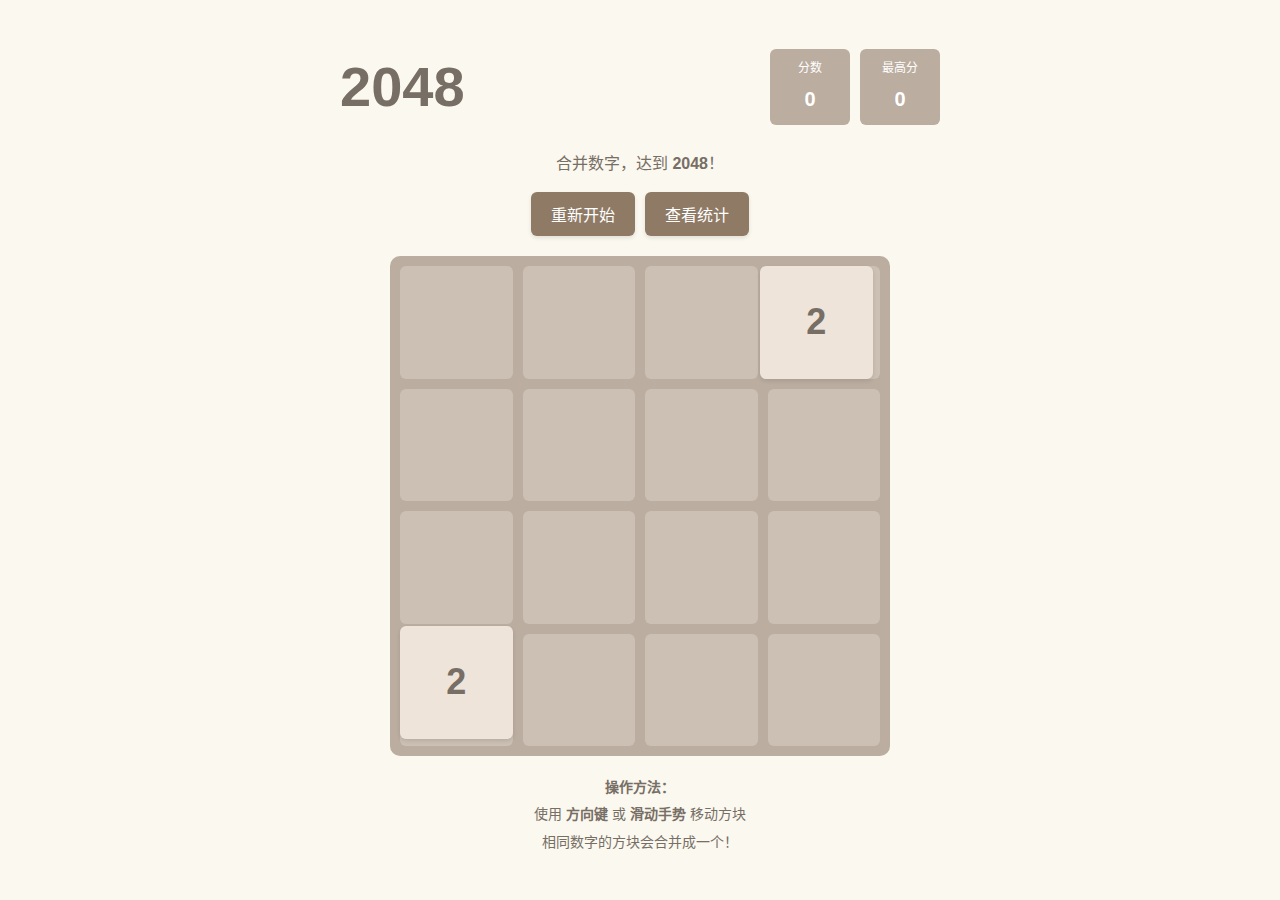
<file: index.html>
<!DOCTYPE html>
<html lang="zh-CN">
<head>
    <meta charset="UTF-8">
    <meta name="viewport" content="width=device-width, initial-scale=1.0">
    <title>2048 游戏</title>
    <link rel="stylesheet" href="styles/main.css">
</head>
<body>
    <!-- 游戏主容器 -->
    <div class="game-container">
        <!-- 游戏标题和分数区域 -->
        <header class="game-header">
            <h1 class="game-title">2048</h1>
            <div class="score-container">
                <div class="score-box">
                    <div class="score-label">分数</div>
                    <div class="score-value" id="current-score">0</div>
                </div>
                <div class="score-box">
                    <div class="score-label">最高分</div>
                    <div class="score-value" id="best-score">0</div>
                </div>
            </div>
        </header>

        <!-- 游戏说明和控制按钮 -->
        <div class="game-intro">
            <p class="game-description">
                合并数字，达到 <strong>2048</strong>！
            </p>
            <div style="display: flex; gap: 10px; justify-content: center; flex-wrap: wrap;">
                <button class="restart-button" id="restart-btn">重新开始</button>
                <button class="restart-button" onclick="window.location.href='stats.html'">查看统计</button>
            </div>
        </div>

        <!-- 游戏网格容器 -->
        <div class="grid-container">
            <!-- 背景网格 -->
            <div class="grid-background">
                <!-- 16个背景格子 (4x4) -->
                <div class="grid-cell"></div>
                <div class="grid-cell"></div>
                <div class="grid-cell"></div>
                <div class="grid-cell"></div>
                <div class="grid-cell"></div>
                <div class="grid-cell"></div>
                <div class="grid-cell"></div>
                <div class="grid-cell"></div>
                <div class="grid-cell"></div>
                <div class="grid-cell"></div>
                <div class="grid-cell"></div>
                <div class="grid-cell"></div>
                <div class="grid-cell"></div>
                <div class="grid-cell"></div>
                <div class="grid-cell"></div>
                <div class="grid-cell"></div>
            </div>
            
            <!-- 游戏方块容器 -->
            <div class="tile-container" id="tile-container">
                <!-- 动态生成的方块将在这里显示 -->
            </div>
        </div>

        <!-- 游戏状态消息 -->
        <div class="game-message" id="game-message">
            <div class="message-content">
                <div class="message-text" id="message-text"></div>
                <button class="try-again-button" id="try-again-btn">再试一次</button>
            </div>
        </div>

        <!-- 操作说明 -->
        <div class="game-instructions">
            <p><strong>操作方法：</strong></p>
            <p>使用 <strong>方向键</strong> 或 <strong>滑动手势</strong> 移动方块</p>
            <p>相同数字的方块会合并成一个！</p>
        </div>
    </div>

    <!-- JavaScript 文件引入 -->
    <script src="js/GameState.js"></script>
    <script src="js/MoveProcessor.js"></script>
    <script src="js/GameEngine.js"></script>
    <script src="js/GameRenderer.js"></script>
    <script src="js/EventHandler.js"></script>
    <script src="js/ScoreManager.js"></script>
    <script src="js/main.js"></script>
</body>
</html>
</file>
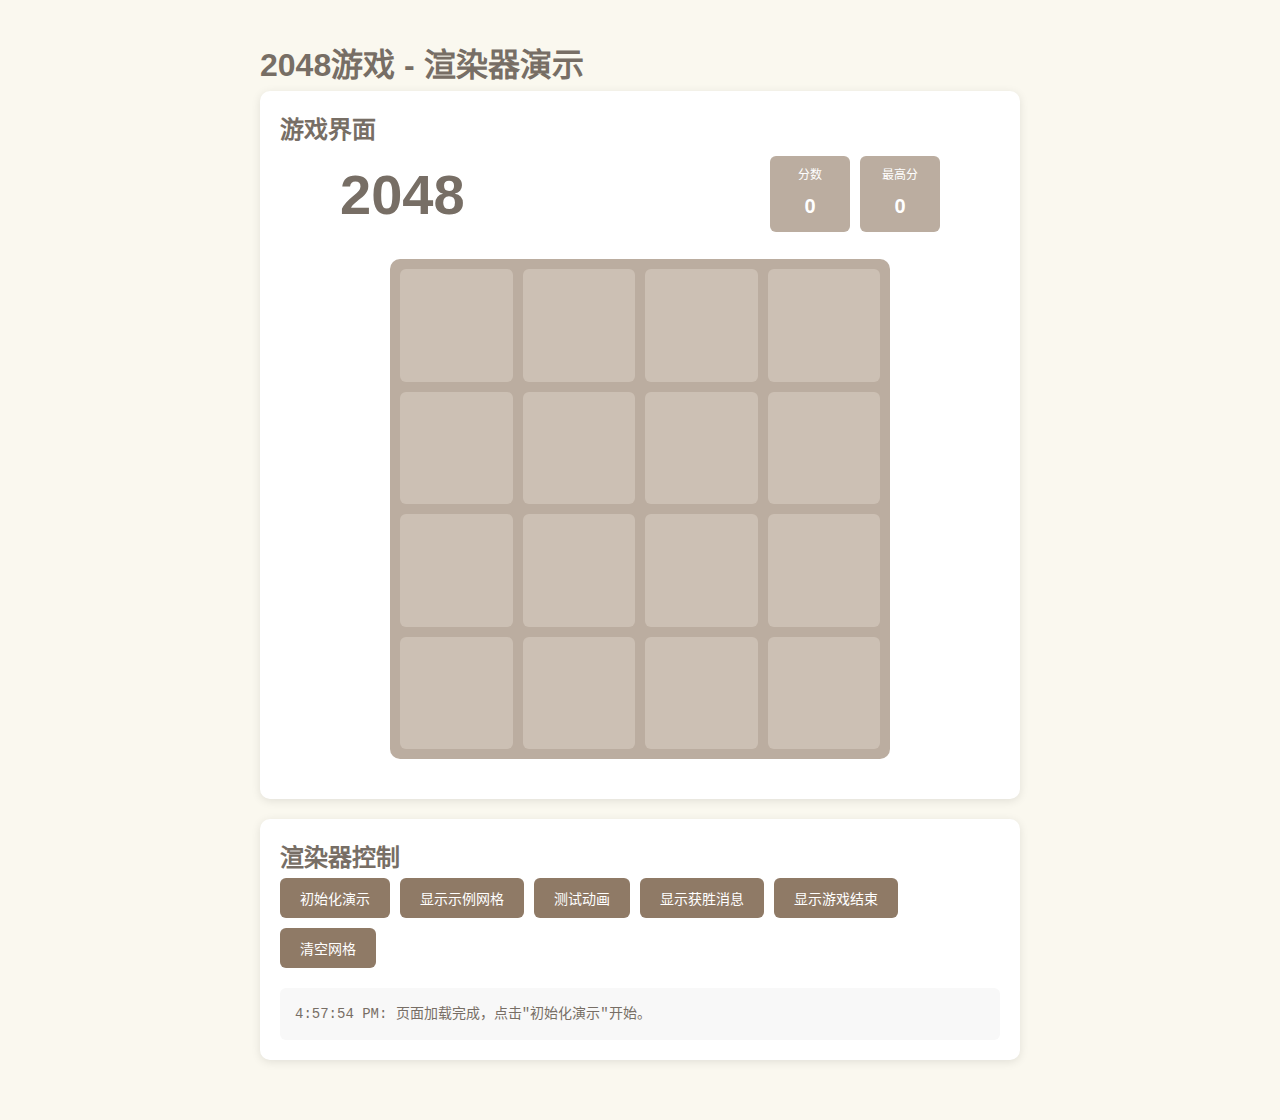
<file: demo.html>
<!DOCTYPE html>
<html lang="zh-CN">
<head>
    <meta charset="UTF-8">
    <meta name="viewport" content="width=device-width, initial-scale=1.0">
    <title>2048游戏 - 渲染器演示</title>
    <link rel="stylesheet" href="styles/main.css">
    <style>
        .demo-container {
            max-width: 800px;
            margin: 0 auto;
            padding: 20px;
        }
        
        .demo-section {
            background: white;
            padding: 20px;
            border-radius: 10px;
            box-shadow: 0 2px 10px rgba(0, 0, 0, 0.1);
            margin-bottom: 20px;
        }
        
        .demo-controls {
            display: flex;
            gap: 10px;
            margin-bottom: 20px;
            flex-wrap: wrap;
        }
        
        .demo-button {
            background: #8f7a66;
            color: white;
            border: none;
            padding: 10px 20px;
            border-radius: 6px;
            font-size: 14px;
            cursor: pointer;
            transition: background-color 0.2s;
        }
        
        .demo-button:hover {
            background: #9f8a76;
        }
        
        .demo-info {
            background: #f8f8f8;
            padding: 15px;
            border-radius: 6px;
            font-family: 'Courier New', monospace;
            font-size: 14px;
            margin-top: 15px;
        }
    </style>
</head>
<body>
    <div class="demo-container">
        <h1>2048游戏 - 渲染器演示</h1>
        
        <div class="demo-section">
            <h2>游戏界面</h2>
            <div class="game-container">
                <!-- 游戏标题和分数区域 -->
                <header class="game-header">
                    <h1 class="game-title">2048</h1>
                    <div class="score-container">
                        <div class="score-box">
                            <div class="score-label">分数</div>
                            <div class="score-value" id="current-score">0</div>
                        </div>
                        <div class="score-box">
                            <div class="score-label">最高分</div>
                            <div class="score-value" id="best-score">0</div>
                        </div>
                    </div>
                </header>

                <!-- 游戏网格容器 -->
                <div class="grid-container">
                    <!-- 背景网格 -->
                    <div class="grid-background">
                        <div class="grid-cell"></div>
                        <div class="grid-cell"></div>
                        <div class="grid-cell"></div>
                        <div class="grid-cell"></div>
                        <div class="grid-cell"></div>
                        <div class="grid-cell"></div>
                        <div class="grid-cell"></div>
                        <div class="grid-cell"></div>
                        <div class="grid-cell"></div>
                        <div class="grid-cell"></div>
                        <div class="grid-cell"></div>
                        <div class="grid-cell"></div>
                        <div class="grid-cell"></div>
                        <div class="grid-cell"></div>
                        <div class="grid-cell"></div>
                        <div class="grid-cell"></div>
                    </div>
                    
                    <!-- 游戏方块容器 -->
                    <div class="tile-container" id="tile-container">
                        <!-- 动态生成的方块将在这里显示 -->
                    </div>
                </div>

                <!-- 游戏状态消息 -->
                <div class="game-message" id="game-message">
                    <div class="message-content">
                        <div class="message-text" id="message-text"></div>
                        <button class="try-again-button" id="try-again-btn">再试一次</button>
                    </div>
                </div>
            </div>
        </div>
        
        <div class="demo-section">
            <h2>渲染器控制</h2>
            <div class="demo-controls">
                <button class="demo-button" onclick="initDemo()">初始化演示</button>
                <button class="demo-button" onclick="showSampleGrid()">显示示例网格</button>
                <button class="demo-button" onclick="testAnimations()">测试动画</button>
                <button class="demo-button" onclick="showWinMessage()">显示获胜消息</button>
                <button class="demo-button" onclick="showGameOverMessage()">显示游戏结束</button>
                <button class="demo-button" onclick="clearGrid()">清空网格</button>
            </div>
            <div id="demo-info" class="demo-info">点击按钮开始演示...</div>
        </div>
    </div>

    <!-- 引入JavaScript文件 -->
    <script src="js/GameState.js"></script>
    <script src="js/MoveProcessor.js"></script>
    <script src="js/GameEngine.js"></script>
    <script src="js/GameRenderer.js"></script>
    
    <script>
        let demoGameState = null;
        let demoGameEngine = null;
        let demoGameRenderer = null;
        
        // 初始化演示
        function initDemo() {
            try {
                updateInfo('正在初始化演示...');
                
                // 创建游戏组件
                demoGameState = new GameState();
                demoGameEngine = new GameEngine(demoGameState);
                
                const gameContainer = document.querySelector('.game-container');
                demoGameRenderer = new GameRenderer(gameContainer);
                
                // 初始化游戏
                demoGameEngine.initGame();
                demoGameRenderer.render(demoGameState);
                
                updateInfo('演示初始化完成！游戏已开始，包含2个随机方块。');
            } catch (error) {
                updateInfo('初始化失败: ' + error.message);
                console.error(error);
            }
        }
        
        // 显示示例网格
        function showSampleGrid() {
            try {
                if (!demoGameState || !demoGameRenderer) {
                    updateInfo('请先初始化演示！');
                    return;
                }
                
                updateInfo('显示示例网格...');
                
                // 设置示例网格
                const sampleGrid = [
                    [2, 4, 8, 16],
                    [32, 64, 128, 256],
                    [512, 1024, 2048, 0],
                    [0, 0, 0, 4096]
                ];
                
                demoGameState.setGrid(sampleGrid);
                demoGameState.setScore(12345);
                demoGameState.setBestScore(54321);
                
                demoGameRenderer.render(demoGameState);
                
                updateInfo('示例网格已显示！包含从2到4096的各种方块。');
            } catch (error) {
                updateInfo('显示示例网格失败: ' + error.message);
                console.error(error);
            }
        }
        
        // 测试动画
        function testAnimations() {
            try {
                if (!demoGameRenderer) {
                    updateInfo('请先初始化演示！');
                    return;
                }
                
                updateInfo('测试动画效果...');
                
                // 测试新方块动画
                demoGameRenderer.animateNewTile(0, 0, 2).then(() => {
                    return demoGameRenderer.animateNewTile(1, 1, 4);
                }).then(() => {
                    return demoGameRenderer.animateMerge({row: 0, col: 0}, 4);
                }).then(() => {
                    updateInfo('动画测试完成！展示了新方块出现和合并动画。');
                });
                
            } catch (error) {
                updateInfo('动画测试失败: ' + error.message);
                console.error(error);
            }
        }
        
        // 显示获胜消息
        function showWinMessage() {
            try {
                if (!demoGameRenderer) {
                    updateInfo('请先初始化演示！');
                    return;
                }
                
                demoGameRenderer.showMessage('🎉 恭喜！你达到了2048！\n点击"继续游戏"可以继续挑战更高分数。');
                updateInfo('显示获胜消息');
            } catch (error) {
                updateInfo('显示获胜消息失败: ' + error.message);
                console.error(error);
            }
        }
        
        // 显示游戏结束消息
        function showGameOverMessage() {
            try {
                if (!demoGameRenderer) {
                    updateInfo('请先初始化演示！');
                    return;
                }
                
                demoGameRenderer.showMessage('💀 游戏结束！\n最终分数：12345');
                updateInfo('显示游戏结束消息');
            } catch (error) {
                updateInfo('显示游戏结束消息失败: ' + error.message);
                console.error(error);
            }
        }
        
        // 清空网格
        function clearGrid() {
            try {
                if (!demoGameRenderer) {
                    updateInfo('请先初始化演示！');
                    return;
                }
                
                demoGameRenderer.clearAllTiles();
                demoGameRenderer.hideMessage();
                updateInfo('网格已清空');
            } catch (error) {
                updateInfo('清空网格失败: ' + error.message);
                console.error(error);
            }
        }
        
        // 更新信息显示
        function updateInfo(message) {
            const infoElement = document.getElementById('demo-info');
            if (infoElement) {
                infoElement.textContent = new Date().toLocaleTimeString() + ': ' + message;
            }
        }
        
        // 页面加载完成后自动初始化
        document.addEventListener('DOMContentLoaded', function() {
            updateInfo('页面加载完成，点击"初始化演示"开始。');
        });
    </script>
</body>
</html>
</file>
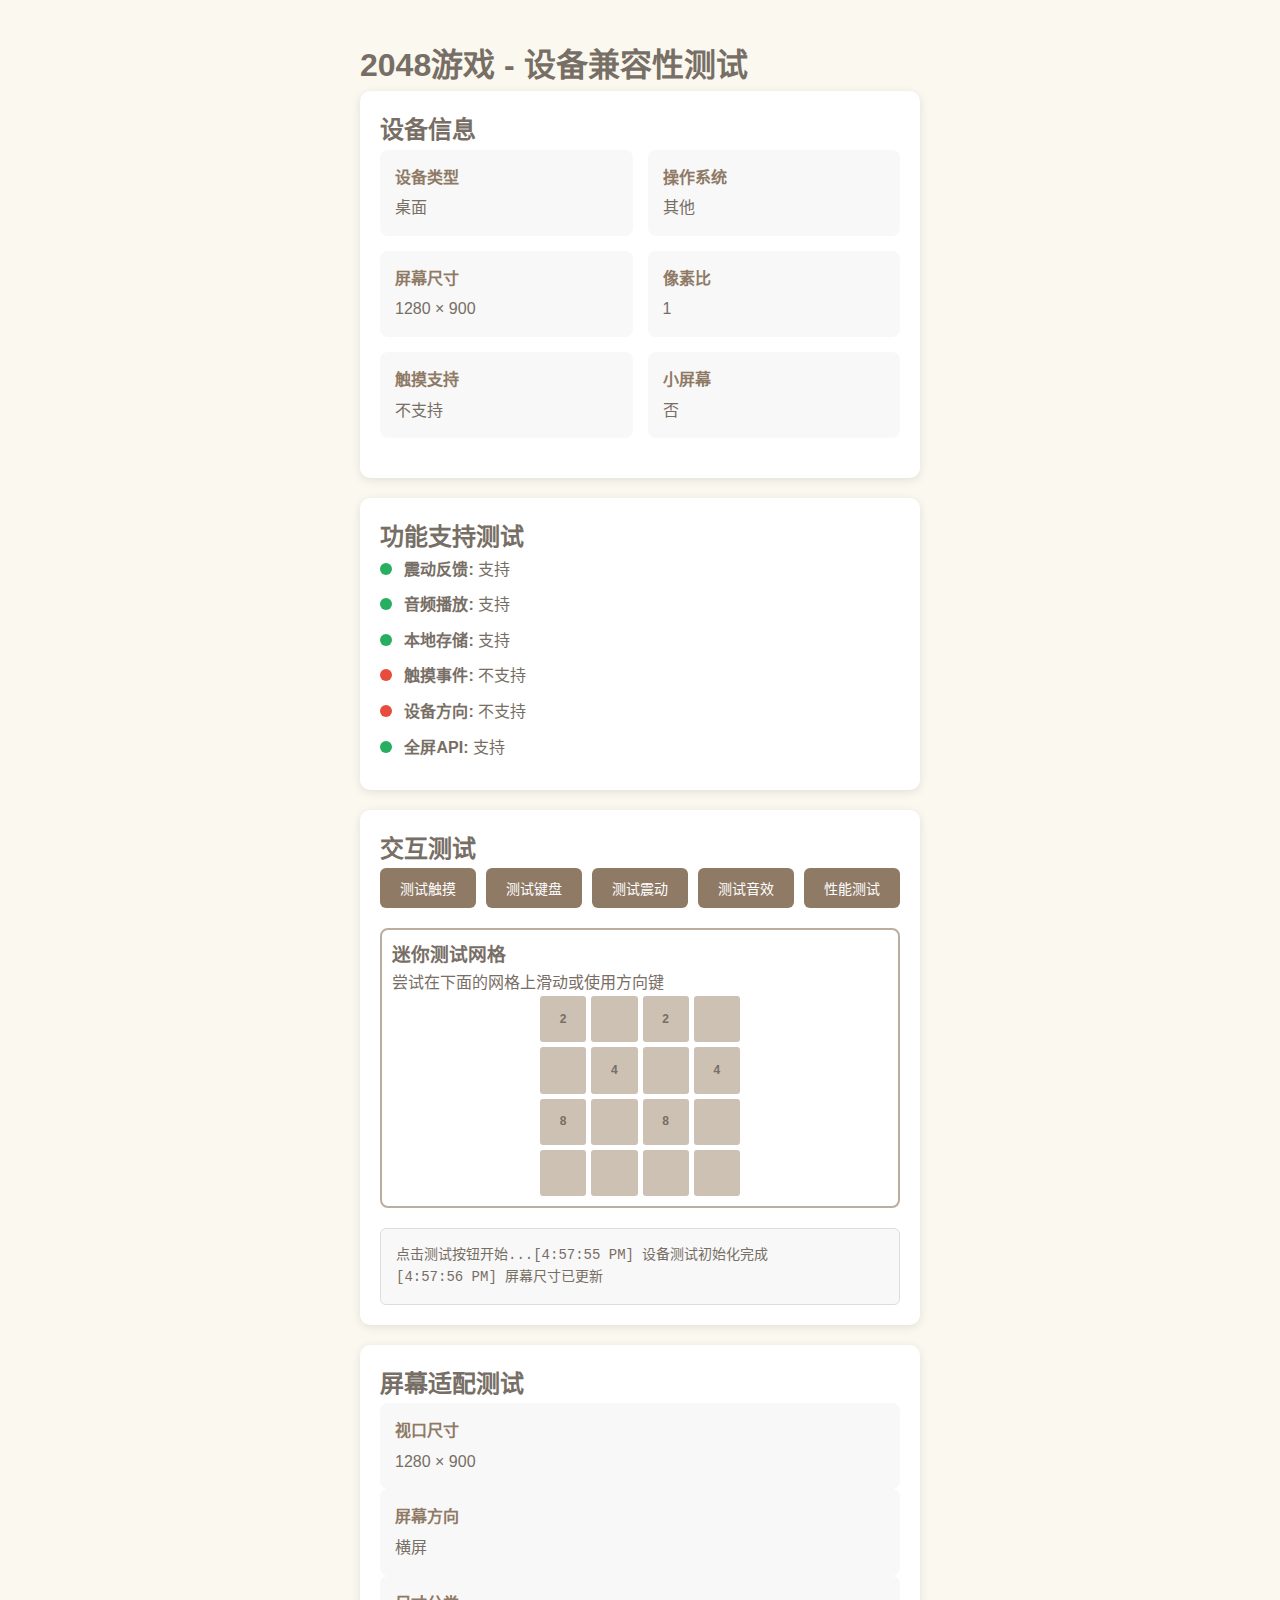
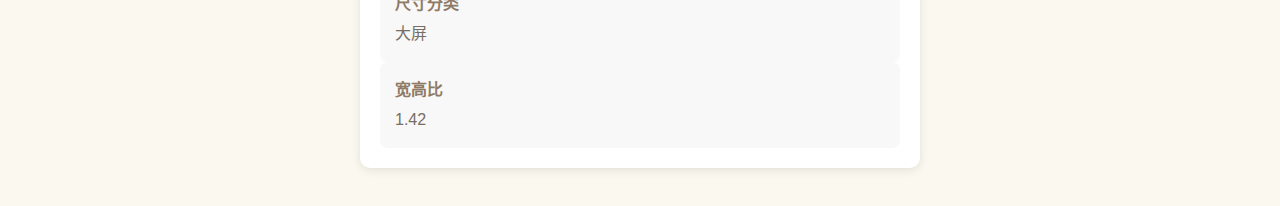
<file: device-test.html>
<!DOCTYPE html>
<html lang="zh-CN">
<head>
    <meta charset="UTF-8">
    <meta name="viewport" content="width=device-width, initial-scale=1.0">
    <title>2048游戏 - 设备兼容性测试</title>
    <link rel="stylesheet" href="styles/main.css">
    <style>
        .device-test-container {
            max-width: 800px;
            margin: 0 auto;
            padding: 20px;
        }
        
        .test-section {
            background: white;
            padding: 20px;
            border-radius: 10px;
            box-shadow: 0 2px 10px rgba(0, 0, 0, 0.1);
            margin-bottom: 20px;
        }
        
        .device-info {
            display: grid;
            grid-template-columns: repeat(auto-fit, minmax(200px, 1fr));
            gap: 15px;
            margin-bottom: 20px;
        }
        
        .info-card {
            background: #f8f8f8;
            padding: 15px;
            border-radius: 8px;
        }
        
        .info-label {
            font-weight: bold;
            color: #8f7a66;
            margin-bottom: 5px;
        }
        
        .info-value {
            color: #776e65;
        }
        
        .test-controls {
            display: flex;
            gap: 10px;
            margin-bottom: 20px;
            flex-wrap: wrap;
        }
        
        .test-button {
            background: #8f7a66;
            color: white;
            border: none;
            padding: 10px 20px;
            border-radius: 6px;
            font-size: 14px;
            cursor: pointer;
            transition: all 0.2s ease-in-out;
        }
        
        .test-button:hover {
            background: #9f8a76;
        }
        
        .test-output {
            background: #f8f8f8;
            border: 1px solid #ddd;
            border-radius: 6px;
            padding: 15px;
            font-family: 'Courier New', monospace;
            font-size: 14px;
            white-space: pre-wrap;
            max-height: 300px;
            overflow-y: auto;
        }
        
        .status-indicator {
            display: inline-block;
            width: 12px;
            height: 12px;
            border-radius: 50%;
            margin-right: 8px;
        }
        
        .status-ok { background: #27ae60; }
        .status-warning { background: #f39c12; }
        .status-error { background: #e74c3c; }
        
        .mini-game {
            border: 2px solid #bbada0;
            border-radius: 8px;
            padding: 10px;
            margin: 20px 0;
        }
        
        .mini-grid {
            display: grid;
            grid-template-columns: repeat(4, 1fr);
            gap: 5px;
            max-width: 200px;
            margin: 0 auto;
        }
        
        .mini-cell {
            aspect-ratio: 1;
            background: #cdc1b4;
            border-radius: 3px;
            display: flex;
            align-items: center;
            justify-content: center;
            font-size: 12px;
            font-weight: bold;
            color: #776e65;
        }
    </style>
</head>
<body>
    <div class="device-test-container">
        <h1>2048游戏 - 设备兼容性测试</h1>
        
        <div class="test-section">
            <h2>设备信息</h2>
            <div class="device-info" id="device-info">
                <!-- 设备信息将在这里显示 -->
            </div>
        </div>
        
        <div class="test-section">
            <h2>功能支持测试</h2>
            <div id="feature-support">
                <!-- 功能支持信息将在这里显示 -->
            </div>
        </div>
        
        <div class="test-section">
            <h2>交互测试</h2>
            <div class="test-controls">
                <button class="test-button" onclick="testTouch()">测试触摸</button>
                <button class="test-button" onclick="testKeyboard()">测试键盘</button>
                <button class="test-button" onclick="testVibration()">测试震动</button>
                <button class="test-button" onclick="testAudio()">测试音效</button>
                <button class="test-button" onclick="testPerformance()">性能测试</button>
            </div>
            
            <div class="mini-game">
                <h3>迷你测试网格</h3>
                <p>尝试在下面的网格上滑动或使用方向键</p>
                <div class="mini-grid" id="mini-grid">
                    <!-- 迷你网格将在这里生成 -->
                </div>
            </div>
            
            <div id="test-output" class="test-output">点击测试按钮开始...</div>
        </div>
        
        <div class="test-section">
            <h2>屏幕适配测试</h2>
            <div id="screen-test">
                <!-- 屏幕适配信息将在这里显示 -->
            </div>
        </div>
    </div>

    <!-- 引入JavaScript文件 -->
    <script src="js/GameState.js"></script>
    <script src="js/MoveProcessor.js"></script>
    <script src="js/GameEngine.js"></script>
    <script src="js/GameRenderer.js"></script>
    <script src="js/EventHandler.js"></script>
    <script src="js/ScoreManager.js"></script>
    
    <script>
        let eventHandler = null;
        let testOutput = null;
        
        // 页面加载完成后初始化
        document.addEventListener('DOMContentLoaded', function() {
            testOutput = document.getElementById('test-output');
            initDeviceTest();
        });
        
        // 初始化设备测试
        function initDeviceTest() {
            try {
                // 创建事件处理器来获取设备信息
                const gameState = new GameState();
                const gameEngine = new GameEngine(gameState);
                eventHandler = new EventHandler(gameEngine, null);
                
                // 显示设备信息
                displayDeviceInfo();
                displayFeatureSupport();
                displayScreenTest();
                generateMiniGrid();
                
                log('设备测试初始化完成');
            } catch (error) {
                log('设备测试初始化失败: ' + error.message);
            }
        }
        
        // 显示设备信息
        function displayDeviceInfo() {
            const deviceInfo = eventHandler.getDeviceInfo();
            const container = document.getElementById('device-info');
            
            const infoItems = [
                { label: '设备类型', value: getDeviceType(deviceInfo) },
                { label: '操作系统', value: getOperatingSystem(deviceInfo) },
                { label: '屏幕尺寸', value: `${deviceInfo.screenWidth} × ${deviceInfo.screenHeight}` },
                { label: '像素比', value: deviceInfo.pixelRatio },
                { label: '触摸支持', value: deviceInfo.hasTouch ? '支持' : '不支持' },
                { label: '小屏幕', value: deviceInfo.isSmallScreen ? '是' : '否' }
            ];
            
            container.innerHTML = infoItems.map(item => `
                <div class="info-card">
                    <div class="info-label">${item.label}</div>
                    <div class="info-value">${item.value}</div>
                </div>
            `).join('');
        }
        
        // 显示功能支持
        function displayFeatureSupport() {
            const deviceInfo = eventHandler.getDeviceInfo();
            const container = document.getElementById('feature-support');
            
            const features = [
                { name: '震动反馈', supported: deviceInfo.supportsVibration },
                { name: '音频播放', supported: deviceInfo.supportsAudio },
                { name: '本地存储', supported: typeof(Storage) !== 'undefined' },
                { name: '触摸事件', supported: deviceInfo.hasTouch },
                { name: '设备方向', supported: 'orientation' in window },
                { name: '全屏API', supported: 'requestFullscreen' in document.documentElement }
            ];
            
            const featureHTML = features.map(feature => `
                <div style="margin-bottom: 10px;">
                    <span class="status-indicator status-${feature.supported ? 'ok' : 'error'}"></span>
                    <strong>${feature.name}:</strong> ${feature.supported ? '支持' : '不支持'}
                </div>
            `).join('');
            
            container.innerHTML = featureHTML;
        }
        
        // 显示屏幕适配测试
        function displayScreenTest() {
            const container = document.getElementById('screen-test');
            const viewport = {
                width: window.innerWidth,
                height: window.innerHeight,
                ratio: window.innerWidth / window.innerHeight
            };
            
            const orientation = viewport.width > viewport.height ? '横屏' : '竖屏';
            const sizeCategory = getSizeCategory(viewport.width);
            
            container.innerHTML = `
                <div class="info-card">
                    <div class="info-label">视口尺寸</div>
                    <div class="info-value">${viewport.width} × ${viewport.height}</div>
                </div>
                <div class="info-card">
                    <div class="info-label">屏幕方向</div>
                    <div class="info-value">${orientation}</div>
                </div>
                <div class="info-card">
                    <div class="info-label">尺寸分类</div>
                    <div class="info-value">${sizeCategory}</div>
                </div>
                <div class="info-card">
                    <div class="info-label">宽高比</div>
                    <div class="info-value">${viewport.ratio.toFixed(2)}</div>
                </div>
            `;
        }
        
        // 生成迷你网格
        function generateMiniGrid() {
            const container = document.getElementById('mini-grid');
            const grid = [
                [2, 0, 2, 0],
                [0, 4, 0, 4],
                [8, 0, 8, 0],
                [0, 0, 0, 0]
            ];
            
            container.innerHTML = '';
            for (let row = 0; row < 4; row++) {
                for (let col = 0; col < 4; col++) {
                    const cell = document.createElement('div');
                    cell.className = 'mini-cell';
                    cell.textContent = grid[row][col] || '';
                    container.appendChild(cell);
                }
            }
        }
        
        // 测试函数
        function testTouch() {
            log('开始触摸测试...');
            const deviceInfo = eventHandler.getDeviceInfo();
            
            if (deviceInfo.hasTouch) {
                log('✓ 设备支持触摸');
                log('请在迷你网格上尝试滑动手势');
            } else {
                log('⚠ 设备不支持触摸');
            }
        }
        
        function testKeyboard() {
            log('开始键盘测试...');
            log('请按方向键测试键盘输入');
            log('支持的按键: ↑↓←→ 或 WASD');
        }
        
        function testVibration() {
            log('开始震动测试...');
            const deviceInfo = eventHandler.getDeviceInfo();
            
            if (deviceInfo.supportsVibration) {
                navigator.vibrate([100, 50, 100]);
                log('✓ 震动测试完成');
            } else {
                log('⚠ 设备不支持震动');
            }
        }
        
        function testAudio() {
            log('开始音效测试...');
            const deviceInfo = eventHandler.getDeviceInfo();
            
            if (deviceInfo.supportsAudio) {
                eventHandler.playSound('move');
                log('✓ 音效测试完成');
            } else {
                log('⚠ 设备不支持音频');
            }
        }
        
        function testPerformance() {
            log('开始性能测试...');
            const startTime = performance.now();
            
            // 模拟一些计算
            for (let i = 0; i < 100000; i++) {
                Math.random();
            }
            
            const endTime = performance.now();
            const duration = endTime - startTime;
            
            log(`性能测试完成: ${duration.toFixed(2)}ms`);
            
            if (duration < 10) {
                log('✓ 性能优秀');
            } else if (duration < 50) {
                log('⚠ 性能良好');
            } else {
                log('⚠ 性能较慢');
            }
        }
        
        // 工具函数
        function getDeviceType(deviceInfo) {
            if (deviceInfo.isMobile) return '手机';
            if (deviceInfo.isTablet) return '平板';
            return '桌面';
        }
        
        function getOperatingSystem(deviceInfo) {
            if (deviceInfo.isIOS) return 'iOS';
            if (deviceInfo.isAndroid) return 'Android';
            return '其他';
        }
        
        function getSizeCategory(width) {
            if (width < 400) return '超小屏';
            if (width < 768) return '小屏';
            if (width < 1200) return '中屏';
            return '大屏';
        }
        
        function log(message) {
            if (testOutput) {
                const timestamp = new Date().toLocaleTimeString();
                testOutput.textContent += `[${timestamp}] ${message}\n`;
                testOutput.scrollTop = testOutput.scrollHeight;
            }
            console.log(message);
        }
        
        // 监听窗口大小变化
        window.addEventListener('resize', function() {
            displayScreenTest();
            log('屏幕尺寸已更新');
        });
        
        // 监听方向变化
        window.addEventListener('orientationchange', function() {
            setTimeout(() => {
                displayScreenTest();
                log('屏幕方向已改变');
            }, 100);
        });
    </script>
</body>
</html>
</file>
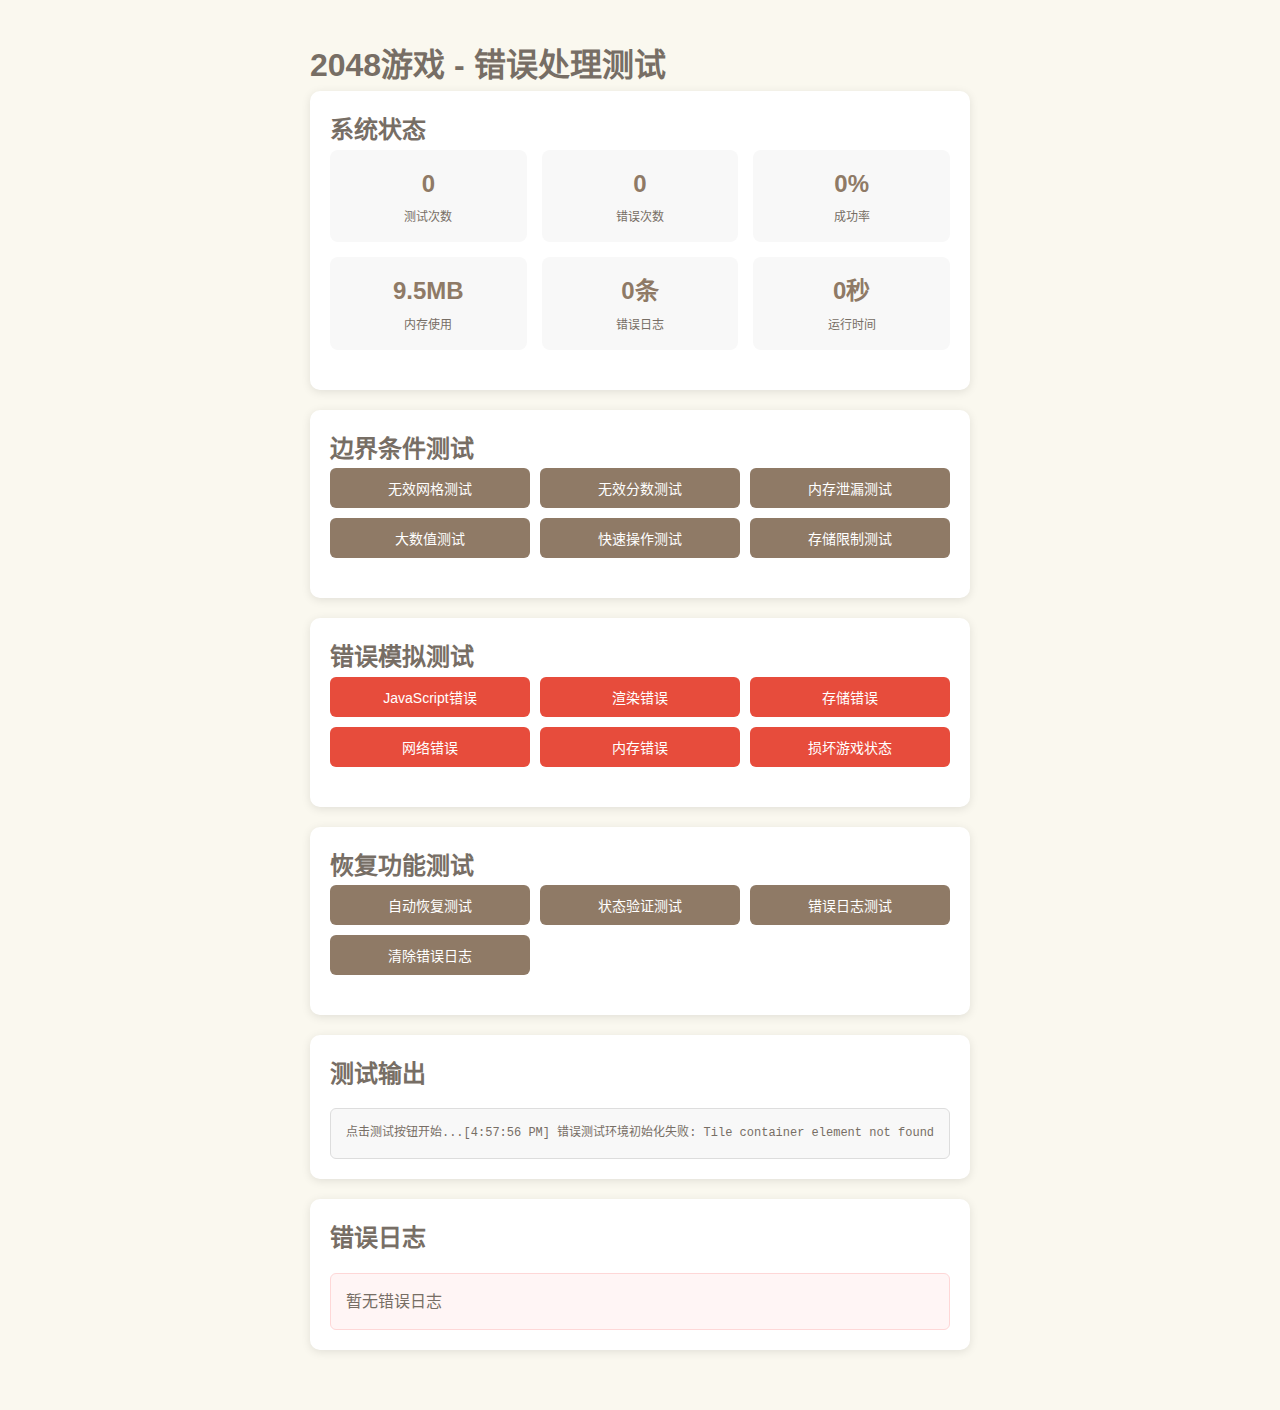
<file: error-test.html>
<!DOCTYPE html>
<html lang="zh-CN">
<head>
    <meta charset="UTF-8">
    <meta name="viewport" content="width=device-width, initial-scale=1.0">
    <title>2048游戏 - 错误处理测试</title>
    <link rel="stylesheet" href="styles/main.css">
    <style>
        .error-test-container {
            max-width: 1000px;
            margin: 0 auto;
            padding: 20px;
        }
        
        .test-section {
            background: white;
            padding: 20px;
            border-radius: 10px;
            box-shadow: 0 2px 10px rgba(0, 0, 0, 0.1);
            margin-bottom: 20px;
        }
        
        .test-controls {
            display: grid;
            grid-template-columns: repeat(auto-fit, minmax(200px, 1fr));
            gap: 10px;
            margin-bottom: 20px;
        }
        
        .test-button {
            background: #8f7a66;
            color: white;
            border: none;
            padding: 10px 15px;
            border-radius: 6px;
            font-size: 14px;
            cursor: pointer;
            transition: all 0.2s ease-in-out;
        }
        
        .test-button:hover {
            background: #9f8a76;
        }
        
        .test-button.danger {
            background: #e74c3c;
        }
        
        .test-button.danger:hover {
            background: #c0392b;
        }
        
        .test-output {
            background: #f8f8f8;
            border: 1px solid #ddd;
            border-radius: 6px;
            padding: 15px;
            font-family: 'Courier New', monospace;
            font-size: 12px;
            white-space: pre-wrap;
            max-height: 400px;
            overflow-y: auto;
            margin-top: 15px;
        }
        
        .error-log {
            background: #fff5f5;
            border: 1px solid #fed7d7;
            border-radius: 6px;
            padding: 15px;
            margin-top: 15px;
        }
        
        .error-item {
            background: white;
            border: 1px solid #e2e8f0;
            border-radius: 4px;
            padding: 10px;
            margin-bottom: 10px;
        }
        
        .error-type {
            font-weight: bold;
            color: #e53e3e;
            margin-bottom: 5px;
        }
        
        .error-details {
            font-size: 12px;
            color: #4a5568;
        }
        
        .stats-grid {
            display: grid;
            grid-template-columns: repeat(auto-fit, minmax(150px, 1fr));
            gap: 15px;
            margin-bottom: 20px;
        }
        
        .stat-card {
            background: #f8f8f8;
            padding: 15px;
            border-radius: 8px;
            text-align: center;
        }
        
        .stat-value {
            font-size: 24px;
            font-weight: bold;
            color: #8f7a66;
            margin-bottom: 5px;
        }
        
        .stat-label {
            font-size: 12px;
            color: #776e65;
        }
    </style>
</head>
<body>
    <div class="error-test-container">
        <h1>2048游戏 - 错误处理测试</h1>
        
        <div class="test-section">
            <h2>系统状态</h2>
            <div class="stats-grid" id="stats-grid">
                <!-- 统计信息将在这里显示 -->
            </div>
        </div>
        
        <div class="test-section">
            <h2>边界条件测试</h2>
            <div class="test-controls">
                <button class="test-button" onclick="testInvalidGrid()">无效网格测试</button>
                <button class="test-button" onclick="testInvalidScore()">无效分数测试</button>
                <button class="test-button" onclick="testMemoryLeak()">内存泄漏测试</button>
                <button class="test-button" onclick="testLargeNumbers()">大数值测试</button>
                <button class="test-button" onclick="testRapidOperations()">快速操作测试</button>
                <button class="test-button" onclick="testStorageLimit()">存储限制测试</button>
            </div>
        </div>
        
        <div class="test-section">
            <h2>错误模拟测试</h2>
            <div class="test-controls">
                <button class="test-button danger" onclick="simulateJSError()">JavaScript错误</button>
                <button class="test-button danger" onclick="simulateRenderError()">渲染错误</button>
                <button class="test-button danger" onclick="simulateStorageError()">存储错误</button>
                <button class="test-button danger" onclick="simulateNetworkError()">网络错误</button>
                <button class="test-button danger" onclick="simulateMemoryError()">内存错误</button>
                <button class="test-button danger" onclick="corruptGameState()">损坏游戏状态</button>
            </div>
        </div>
        
        <div class="test-section">
            <h2>恢复功能测试</h2>
            <div class="test-controls">
                <button class="test-button" onclick="testAutoRecovery()">自动恢复测试</button>
                <button class="test-button" onclick="testStateValidation()">状态验证测试</button>
                <button class="test-button" onclick="testErrorLogging()">错误日志测试</button>
                <button class="test-button" onclick="clearErrorLog()">清除错误日志</button>
            </div>
        </div>
        
        <div class="test-section">
            <h2>测试输出</h2>
            <div id="test-output" class="test-output">点击测试按钮开始...</div>
        </div>
        
        <div class="test-section">
            <h2>错误日志</h2>
            <div id="error-log" class="error-log">
                <!-- 错误日志将在这里显示 -->
            </div>
        </div>
    </div>

    <!-- 引入JavaScript文件 -->
    <script src="js/GameState.js"></script>
    <script src="js/MoveProcessor.js"></script>
    <script src="js/GameEngine.js"></script>
    <script src="js/GameRenderer.js"></script>
    <script src="js/EventHandler.js"></script>
    <script src="js/ScoreManager.js"></script>
    
    <script>
        let gameState = null;
        let gameEngine = null;
        let gameRenderer = null;
        let scoreManager = null;
        let testOutput = null;
        let errorCount = 0;
        let testCount = 0;
        
        // 页面加载完成后初始化
        document.addEventListener('DOMContentLoaded', function() {
            testOutput = document.getElementById('test-output');
            initErrorTest();
            updateStats();
            loadErrorLog();
            
            // 定期更新统计信息
            setInterval(updateStats, 5000);
        });
        
        // 初始化错误测试
        function initErrorTest() {
            try {
                gameState = new GameState();
                scoreManager = new ScoreManager();
                gameEngine = new GameEngine(gameState, scoreManager);
                
                const gameContainer = document.createElement('div');
                gameContainer.className = 'game-container';
                gameRenderer = new GameRenderer(gameContainer);
                
                log('错误测试环境初始化完成');
            } catch (error) {
                log('错误测试环境初始化失败: ' + error.message);
            }
        }
        
        // 边界条件测试
        function testInvalidGrid() {
            log('开始无效网格测试...');
            testCount++;
            
            try {
                // 测试空网格
                gameState.setGrid(null);
                gameEngine.validateGameState();
                
                // 测试错误尺寸网格
                gameState.setGrid([[1, 2], [3, 4]]);
                gameEngine.validateGameState();
                
                // 测试包含无效值的网格
                gameState.setGrid([
                    [2, 4, -1, 8],
                    [16, 32, 64, 128],
                    [256, 512, 1024, 2048],
                    [0, 0, 0, 0]
                ]);
                gameEngine.validateGameState();
                
                log('✓ 无效网格测试完成');
            } catch (error) {
                errorCount++;
                log('❌ 无效网格测试失败: ' + error.message);
            }
        }
        
        function testInvalidScore() {
            log('开始无效分数测试...');
            testCount++;
            
            try {
                // 测试负分数
                gameState.setScore(-100);
                gameEngine.validateGameState();
                
                // 测试极大分数
                gameState.setScore(Number.MAX_SAFE_INTEGER + 1);
                gameEngine.validateGameState();
                
                // 测试NaN分数
                gameState.setScore(NaN);
                gameEngine.validateGameState();
                
                log('✓ 无效分数测试完成');
            } catch (error) {
                errorCount++;
                log('❌ 无效分数测试失败: ' + error.message);
            }
        }
        
        function testMemoryLeak() {
            log('开始内存泄漏测试...');
            testCount++;
            
            try {
                const initialMemory = performance.memory ? performance.memory.usedJSHeapSize : 0;
                
                // 创建大量对象
                for (let i = 0; i < 1000; i++) {
                    const tempState = new GameState();
                    const tempEngine = new GameEngine(tempState);
                    // 不清理引用，模拟内存泄漏
                }
                
                // 强制垃圾回收（如果支持）
                if (window.gc) {
                    window.gc();
                }
                
                const finalMemory = performance.memory ? performance.memory.usedJSHeapSize : 0;
                const memoryIncrease = finalMemory - initialMemory;
                
                log(`内存使用变化: ${(memoryIncrease / 1024 / 1024).toFixed(2)} MB`);
                log('✓ 内存泄漏测试完成');
            } catch (error) {
                errorCount++;
                log('❌ 内存泄漏测试失败: ' + error.message);
            }
        }
        
        function testLargeNumbers() {
            log('开始大数值测试...');
            testCount++;
            
            try {
                // 测试极大的方块值
                gameState.setTileValue(0, 0, 131072); // 2^17
                gameEngine.validateGameState();
                
                // 测试极大的分数
                scoreManager.setCurrentScore(999999999);
                
                log('✓ 大数值测试完成');
            } catch (error) {
                errorCount++;
                log('❌ 大数值测试失败: ' + error.message);
            }
        }
        
        function testRapidOperations() {
            log('开始快速操作测试...');
            testCount++;
            
            try {
                const startTime = performance.now();
                
                // 快速执行大量操作
                for (let i = 0; i < 100; i++) {
                    gameEngine.move('left');
                    gameEngine.move('right');
                    gameEngine.move('up');
                    gameEngine.move('down');
                }
                
                const endTime = performance.now();
                log(`快速操作耗时: ${(endTime - startTime).toFixed(2)}ms`);
                log('✓ 快速操作测试完成');
            } catch (error) {
                errorCount++;
                log('❌ 快速操作测试失败: ' + error.message);
            }
        }
        
        function testStorageLimit() {
            log('开始存储限制测试...');
            testCount++;
            
            try {
                // 尝试存储大量数据
                const largeData = 'x'.repeat(1024 * 1024); // 1MB数据
                localStorage.setItem('test_large_data', largeData);
                localStorage.removeItem('test_large_data');
                
                log('✓ 存储限制测试完成');
            } catch (error) {
                errorCount++;
                log('❌ 存储限制测试失败: ' + error.message);
            }
        }
        
        // 错误模拟测试
        function simulateJSError() {
            log('模拟JavaScript错误...');
            testCount++;
            errorCount++;
            
            try {
                // 故意触发错误
                undefined.someMethod();
            } catch (error) {
                log('❌ JavaScript错误已触发: ' + error.message);
            }
        }
        
        function simulateRenderError() {
            log('模拟渲染错误...');
            testCount++;
            errorCount++;
            
            try {
                // 传入无效参数给渲染器
                gameRenderer.render(null);
            } catch (error) {
                log('❌ 渲染错误已触发: ' + error.message);
            }
        }
        
        function simulateStorageError() {
            log('模拟存储错误...');
            testCount++;
            errorCount++;
            
            try {
                // 尝试存储循环引用对象
                const circularObj = {};
                circularObj.self = circularObj;
                localStorage.setItem('circular', JSON.stringify(circularObj));
            } catch (error) {
                log('❌ 存储错误已触发: ' + error.message);
            }
        }
        
        function simulateNetworkError() {
            log('模拟网络错误...');
            testCount++;
            errorCount++;
            
            // 模拟网络请求失败
            fetch('https://nonexistent-domain-12345.com/api')
                .catch(error => {
                    log('❌ 网络错误已触发: ' + error.message);
                });
        }
        
        function simulateMemoryError() {
            log('模拟内存错误...');
            testCount++;
            errorCount++;
            
            try {
                // 尝试创建超大数组
                const hugeArray = new Array(999999999);
                hugeArray.fill(0);
            } catch (error) {
                log('❌ 内存错误已触发: ' + error.message);
            }
        }
        
        function corruptGameState() {
            log('损坏游戏状态...');
            testCount++;
            errorCount++;
            
            try {
                // 故意损坏游戏状态
                gameState.grid = "invalid";
                gameState.score = "not a number";
                gameEngine.validateGameState();
            } catch (error) {
                log('❌ 游戏状态已损坏: ' + error.message);
            }
        }
        
        // 恢复功能测试
        function testAutoRecovery() {
            log('测试自动恢复功能...');
            testCount++;
            
            try {
                // 损坏状态
                gameState.setScore(-1);
                
                // 触发验证和自动修复
                const isValid = gameEngine.validateGameState();
                
                if (gameState.getScore() >= 0) {
                    log('✓ 自动恢复成功');
                } else {
                    log('❌ 自动恢复失败');
                    errorCount++;
                }
            } catch (error) {
                errorCount++;
                log('❌ 自动恢复测试失败: ' + error.message);
            }
        }
        
        function testStateValidation() {
            log('测试状态验证功能...');
            testCount++;
            
            try {
                const isValid = gameEngine.validateGameState();
                log(`状态验证结果: ${isValid ? '有效' : '无效'}`);
                log('✓ 状态验证测试完成');
            } catch (error) {
                errorCount++;
                log('❌ 状态验证测试失败: ' + error.message);
            }
        }
        
        function testErrorLogging() {
            log('测试错误日志功能...');
            testCount++;
            
            try {
                // 触发一个错误并检查是否被记录
                const errorsBefore = getErrorLogCount();
                
                try {
                    throw new Error('测试错误');
                } catch (testError) {
                    window.handleError && window.handleError(testError, '错误日志测试');
                }
                
                setTimeout(() => {
                    const errorsAfter = getErrorLogCount();
                    if (errorsAfter > errorsBefore) {
                        log('✓ 错误日志功能正常');
                    } else {
                        log('❌ 错误日志功能异常');
                        errorCount++;
                    }
                    loadErrorLog();
                }, 100);
                
            } catch (error) {
                errorCount++;
                log('❌ 错误日志测试失败: ' + error.message);
            }
        }
        
        function clearErrorLog() {
            try {
                localStorage.removeItem('2048_error_log');
                loadErrorLog();
                log('✓ 错误日志已清除');
            } catch (error) {
                log('❌ 清除错误日志失败: ' + error.message);
            }
        }
        
        // 工具函数
        function getErrorLogCount() {
            try {
                const errorLog = JSON.parse(localStorage.getItem('2048_error_log') || '[]');
                return errorLog.length;
            } catch (error) {
                return 0;
            }
        }
        
        function loadErrorLog() {
            const container = document.getElementById('error-log');
            try {
                const errorLog = JSON.parse(localStorage.getItem('2048_error_log') || '[]');
                
                if (errorLog.length === 0) {
                    container.innerHTML = '<p>暂无错误日志</p>';
                    return;
                }
                
                const errorHTML = errorLog.slice(-5).reverse().map(error => `
                    <div class="error-item">
                        <div class="error-type">${error.context || '未知错误'}</div>
                        <div class="error-details">
                            <strong>消息:</strong> ${error.message}<br>
                            <strong>时间:</strong> ${new Date(error.timestamp).toLocaleString()}<br>
                            <strong>URL:</strong> ${error.url}
                        </div>
                    </div>
                `).join('');
                
                container.innerHTML = errorHTML;
            } catch (error) {
                container.innerHTML = '<p>加载错误日志失败</p>';
            }
        }
        
        function updateStats() {
            const container = document.getElementById('stats-grid');
            const memoryInfo = performance.memory || {};
            
            const stats = [
                { label: '测试次数', value: testCount },
                { label: '错误次数', value: errorCount },
                { label: '成功率', value: testCount > 0 ? Math.round((testCount - errorCount) / testCount * 100) + '%' : '0%' },
                { label: '内存使用', value: memoryInfo.usedJSHeapSize ? (memoryInfo.usedJSHeapSize / 1024 / 1024).toFixed(1) + 'MB' : '未知' },
                { label: '错误日志', value: getErrorLogCount() + '条' },
                { label: '运行时间', value: Math.floor((Date.now() - (window.startTime || Date.now())) / 1000) + '秒' }
            ];
            
            container.innerHTML = stats.map(stat => `
                <div class="stat-card">
                    <div class="stat-value">${stat.value}</div>
                    <div class="stat-label">${stat.label}</div>
                </div>
            `).join('');
        }
        
        function log(message) {
            if (testOutput) {
                const timestamp = new Date().toLocaleTimeString();
                testOutput.textContent += `[${timestamp}] ${message}\n`;
                testOutput.scrollTop = testOutput.scrollHeight;
            }
            console.log(message);
        }
        
        // 记录页面开始时间
        window.startTime = Date.now();
    </script>
</body>
</html>
</file>
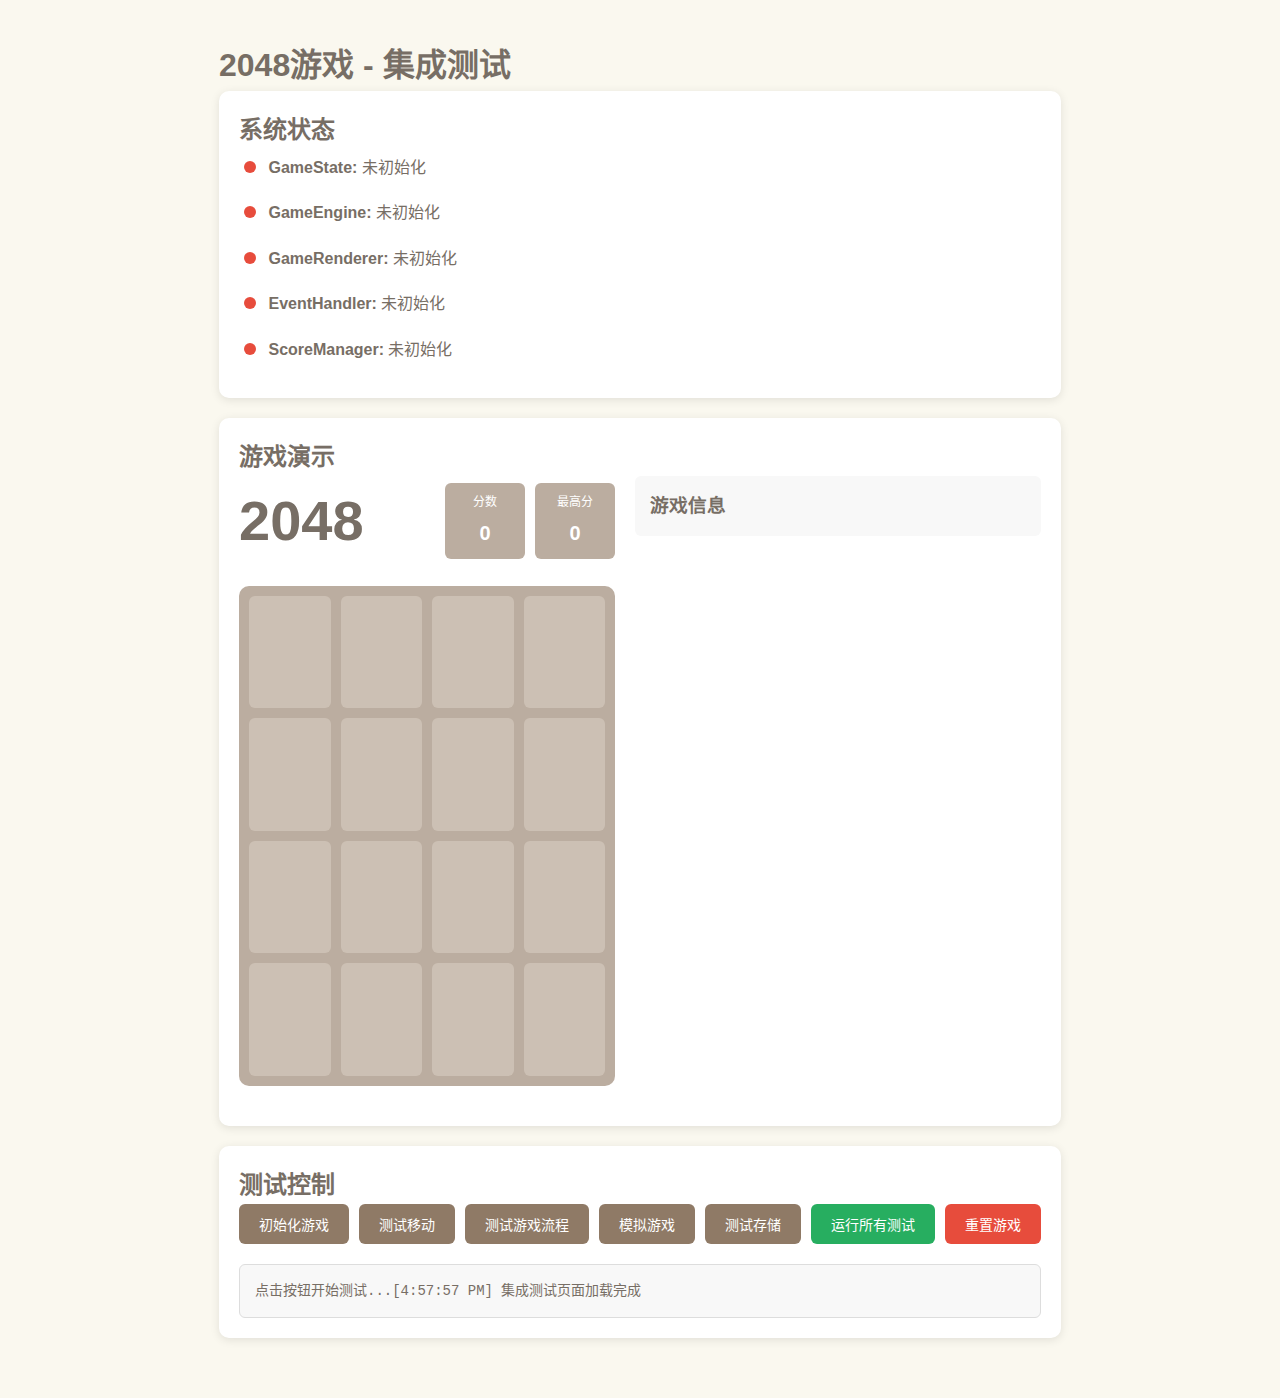
<file: integration-test.html>
<!DOCTYPE html>
<html lang="zh-CN">
<head>
    <meta charset="UTF-8">
    <meta name="viewport" content="width=device-width, initial-scale=1.0">
    <title>2048游戏 - 集成测试</title>
    <link rel="stylesheet" href="styles/main.css">
    <style>
        .test-container {
            max-width: 1000px;
            margin: 0 auto;
            padding: 20px;
        }
        
        .test-section {
            background: white;
            padding: 20px;
            border-radius: 10px;
            box-shadow: 0 2px 10px rgba(0, 0, 0, 0.1);
            margin-bottom: 20px;
        }
        
        .test-controls {
            display: flex;
            gap: 10px;
            margin-bottom: 20px;
            flex-wrap: wrap;
        }
        
        .test-button {
            background: #8f7a66;
            color: white;
            border: none;
            padding: 10px 20px;
            border-radius: 6px;
            font-size: 14px;
            cursor: pointer;
            transition: background-color 0.2s;
        }
        
        .test-button:hover {
            background: #9f8a76;
        }
        
        .test-button.success {
            background: #27ae60;
        }
        
        .test-button.danger {
            background: #e74c3c;
        }
        
        .test-output {
            background: #f8f8f8;
            border: 1px solid #ddd;
            border-radius: 6px;
            padding: 15px;
            font-family: 'Courier New', monospace;
            font-size: 14px;
            white-space: pre-wrap;
            max-height: 300px;
            overflow-y: auto;
            margin-top: 15px;
        }
        
        .game-display {
            display: flex;
            gap: 20px;
            align-items: flex-start;
        }
        
        .game-area {
            flex: 1;
        }
        
        .info-panel {
            flex: 1;
            background: #f8f8f8;
            padding: 15px;
            border-radius: 6px;
        }
        
        .info-item {
            margin-bottom: 10px;
            padding: 5px;
            background: white;
            border-radius: 3px;
        }
        
        .status-indicator {
            display: inline-block;
            width: 12px;
            height: 12px;
            border-radius: 50%;
            margin-right: 8px;
        }
        
        .status-ok {
            background: #27ae60;
        }
        
        .status-error {
            background: #e74c3c;
        }
        
        .status-warning {
            background: #f39c12;
        }
    </style>
</head>
<body>
    <div class="test-container">
        <h1>2048游戏 - 集成测试</h1>
        
        <div class="test-section">
            <h2>系统状态</h2>
            <div id="system-status">
                <!-- 系统状态将在这里显示 -->
            </div>
        </div>
        
        <div class="test-section">
            <h2>游戏演示</h2>
            <div class="game-display">
                <div class="game-area">
                    <div class="game-container">
                        <!-- 游戏标题和分数区域 -->
                        <header class="game-header">
                            <h1 class="game-title">2048</h1>
                            <div class="score-container">
                                <div class="score-box">
                                    <div class="score-label">分数</div>
                                    <div class="score-value" id="current-score">0</div>
                                </div>
                                <div class="score-box">
                                    <div class="score-label">最高分</div>
                                    <div class="score-value" id="best-score">0</div>
                                </div>
                            </div>
                        </header>

                        <!-- 游戏网格容器 -->
                        <div class="grid-container">
                            <!-- 背景网格 -->
                            <div class="grid-background">
                                <div class="grid-cell"></div>
                                <div class="grid-cell"></div>
                                <div class="grid-cell"></div>
                                <div class="grid-cell"></div>
                                <div class="grid-cell"></div>
                                <div class="grid-cell"></div>
                                <div class="grid-cell"></div>
                                <div class="grid-cell"></div>
                                <div class="grid-cell"></div>
                                <div class="grid-cell"></div>
                                <div class="grid-cell"></div>
                                <div class="grid-cell"></div>
                                <div class="grid-cell"></div>
                                <div class="grid-cell"></div>
                                <div class="grid-cell"></div>
                                <div class="grid-cell"></div>
                            </div>
                            
                            <!-- 游戏方块容器 -->
                            <div class="tile-container" id="tile-container">
                                <!-- 动态生成的方块将在这里显示 -->
                            </div>
                        </div>

                        <!-- 游戏状态消息 -->
                        <div class="game-message" id="game-message">
                            <div class="message-content">
                                <div class="message-text" id="message-text"></div>
                                <button class="try-again-button" id="try-again-btn">再试一次</button>
                            </div>
                        </div>
                    </div>
                </div>
                
                <div class="info-panel">
                    <h3>游戏信息</h3>
                    <div id="game-info">
                        <!-- 游戏信息将在这里显示 -->
                    </div>
                </div>
            </div>
        </div>
        
        <div class="test-section">
            <h2>测试控制</h2>
            <div class="test-controls">
                <button class="test-button" onclick="initializeGame()">初始化游戏</button>
                <button class="test-button" onclick="testMovement()">测试移动</button>
                <button class="test-button" onclick="testGameFlow()">测试游戏流程</button>
                <button class="test-button" onclick="simulateGame()">模拟游戏</button>
                <button class="test-button" onclick="testStorage()">测试存储</button>
                <button class="test-button success" onclick="runAllTests()">运行所有测试</button>
                <button class="test-button danger" onclick="resetGame()">重置游戏</button>
            </div>
            <div id="test-output" class="test-output">点击按钮开始测试...</div>
        </div>
    </div>

    <!-- 引入JavaScript文件 -->
    <script src="js/GameState.js"></script>
    <script src="js/MoveProcessor.js"></script>
    <script src="js/GameEngine.js"></script>
    <script src="js/GameRenderer.js"></script>
    <script src="js/EventHandler.js"></script>
    <script src="js/ScoreManager.js"></script>
    
    <script>
        // 游戏组件实例
        let gameState = null;
        let gameEngine = null;
        let gameRenderer = null;
        let eventHandler = null;
        let scoreManager = null;
        
        // 测试输出元素
        let testOutput = null;
        
        // 页面加载完成后初始化
        document.addEventListener('DOMContentLoaded', function() {
            testOutput = document.getElementById('test-output');
            updateSystemStatus();
            log('集成测试页面加载完成');
        });
        
        // 日志输出函数
        function log(message) {
            if (testOutput) {
                const timestamp = new Date().toLocaleTimeString();
                testOutput.textContent += `[${timestamp}] ${message}\n`;
                testOutput.scrollTop = testOutput.scrollHeight;
            }
            console.log(message);
        }
        
        // 清空日志
        function clearLog() {
            if (testOutput) {
                testOutput.textContent = '';
            }
        }
        
        // 更新系统状态
        function updateSystemStatus() {
            const statusContainer = document.getElementById('system-status');
            if (!statusContainer) return;
            
            const components = [
                { name: 'GameState', instance: gameState, class: 'GameState' },
                { name: 'GameEngine', instance: gameEngine, class: 'GameEngine' },
                { name: 'GameRenderer', instance: gameRenderer, class: 'GameRenderer' },
                { name: 'EventHandler', instance: eventHandler, class: 'EventHandler' },
                { name: 'ScoreManager', instance: scoreManager, class: 'ScoreManager' }
            ];
            
            const statusHTML = components.map(comp => {
                const status = comp.instance ? 'ok' : 'error';
                const statusText = comp.instance ? '已初始化' : '未初始化';
                return `
                    <div class="info-item">
                        <span class="status-indicator status-${status}"></span>
                        <strong>${comp.name}:</strong> ${statusText}
                    </div>
                `;
            }).join('');
            
            statusContainer.innerHTML = statusHTML;
        }
        
        // 更新游戏信息
        function updateGameInfo() {
            const gameInfoContainer = document.getElementById('game-info');
            if (!gameInfoContainer || !gameState || !scoreManager) return;
            
            try {
                const stats = scoreManager.getStatistics();
                const gameStats = gameEngine ? gameEngine.getGameStats() : {};
                
                const infoHTML = `
                    <div class="info-item"><strong>当前分数:</strong> ${stats.currentScore}</div>
                    <div class="info-item"><strong>最高分:</strong> ${stats.bestScore}</div>
                    <div class="info-item"><strong>空位数量:</strong> ${gameStats.emptyTiles || 0}</div>
                    <div class="info-item"><strong>最大方块:</strong> ${gameStats.maxTile || 0}</div>
                    <div class="info-item"><strong>游戏状态:</strong> ${getGameStatusText()}</div>
                    <div class="info-item"><strong>可移动:</strong> ${gameStats.canMove ? '是' : '否'}</div>
                `;
                
                gameInfoContainer.innerHTML = infoHTML;
            } catch (error) {
                gameInfoContainer.innerHTML = '<div class="info-item">获取游戏信息失败</div>';
            }
        }
        
        // 获取游戏状态文本
        function getGameStatusText() {
            if (!gameState) return '未知';
            
            if (gameState.isGameOver()) return '游戏结束';
            if (gameState.hasWon()) return '已获胜';
            if (gameState.isGameStarted()) return '进行中';
            return '未开始';
        }
        
        // 初始化游戏
        function initializeGame() {
            clearLog();
            log('开始初始化游戏组件...');
            
            try {
                // 初始化游戏状态
                gameState = new GameState();
                log('✓ GameState 初始化完成');
                
                // 初始化分数管理器
                scoreManager = new ScoreManager();
                log('✓ ScoreManager 初始化完成');
                
                // 初始化游戏引擎
                gameEngine = new GameEngine(gameState, scoreManager);
                log('✓ GameEngine 初始化完成');
                
                // 初始化游戏渲染器
                const gameContainer = document.querySelector('.game-container');
                gameRenderer = new GameRenderer(gameContainer);
                log('✓ GameRenderer 初始化完成');
                
                // 初始化事件处理器
                eventHandler = new EventHandler(gameEngine, gameRenderer);
                eventHandler.init();
                log('✓ EventHandler 初始化完成');
                
                // 初始化游戏
                gameEngine.initGame();
                log('✓ 游戏初始化完成');
                
                // 渲染初始界面
                gameRenderer.render(gameState);
                log('✓ 界面渲染完成');
                
                // 更新状态显示
                updateSystemStatus();
                updateGameInfo();
                
                log('🎉 游戏初始化成功！');
                
            } catch (error) {
                log('❌ 游戏初始化失败: ' + error.message);
                console.error(error);
            }
        }
        
        // 测试移动功能
        function testMovement() {
            if (!gameEngine || !gameRenderer) {
                log('❌ 请先初始化游戏');
                return;
            }
            
            log('开始测试移动功能...');
            
            const directions = ['left', 'right', 'up', 'down'];
            let testIndex = 0;
            
            function testNextMove() {
                if (testIndex >= directions.length) {
                    log('✓ 移动测试完成');
                    updateGameInfo();
                    return;
                }
                
                const direction = directions[testIndex];
                log(`测试向${direction}移动...`);
                
                const success = gameEngine.move(direction);
                log(`向${direction}移动${success ? '成功' : '失败'}`);
                
                gameRenderer.render(gameState);
                testIndex++;
                
                setTimeout(testNextMove, 1000);
            }
            
            testNextMove();
        }
        
        // 测试游戏流程
        function testGameFlow() {
            if (!gameEngine || !gameRenderer) {
                log('❌ 请先初始化游戏');
                return;
            }
            
            log('开始测试游戏流程...');
            
            // 测试重新开始
            log('测试重新开始功能...');
            gameEngine.restart();
            gameRenderer.render(gameState);
            log('✓ 重新开始测试完成');
            
            // 测试游戏统计
            log('测试游戏统计功能...');
            const stats = gameEngine.getGameStats();
            log(`游戏统计: ${JSON.stringify(stats, null, 2)}`);
            log('✓ 游戏统计测试完成');
            
            updateGameInfo();
        }
        
        // 模拟游戏
        function simulateGame() {
            if (!gameEngine || !gameRenderer) {
                log('❌ 请先初始化游戏');
                return;
            }
            
            log('开始模拟游戏...');
            
            let moveCount = 0;
            const maxMoves = 20;
            
            function simulateMove() {
                if (moveCount >= maxMoves || gameState.isGameOver()) {
                    log(`模拟游戏结束，共进行${moveCount}次移动`);
                    log(`最终分数: ${gameState.getScore()}`);
                    updateGameInfo();
                    return;
                }
                
                const possibleMoves = gameEngine.getPossibleMoves();
                if (possibleMoves.length === 0) {
                    log('无可用移动，游戏结束');
                    return;
                }
                
                const randomDirection = possibleMoves[Math.floor(Math.random() * possibleMoves.length)];
                const success = gameEngine.move(randomDirection);
                
                if (success) {
                    moveCount++;
                    log(`第${moveCount}步: 向${randomDirection}移动，分数: ${gameState.getScore()}`);
                    gameRenderer.render(gameState);
                    
                    setTimeout(simulateMove, 500);
                } else {
                    log('移动失败，结束模拟');
                }
            }
            
            simulateMove();
        }
        
        // 测试存储功能
        function testStorage() {
            if (!scoreManager) {
                log('❌ 请先初始化游戏');
                return;
            }
            
            log('开始测试存储功能...');
            
            try {
                // 测试存储可用性
                const storageAvailable = scoreManager.isStorageAvailable();
                log(`本地存储可用性: ${storageAvailable ? '可用' : '不可用'}`);
                
                // 测试数据保存和加载
                scoreManager.saveToStorage();
                log('✓ 数据保存测试完成');
                
                scoreManager.loadFromStorage();
                log('✓ 数据加载测试完成');
                
                // 测试统计信息
                const stats = scoreManager.getStatistics();
                log(`统计信息: ${JSON.stringify(stats, null, 2)}`);
                
                log('✓ 存储功能测试完成');
                
            } catch (error) {
                log('❌ 存储功能测试失败: ' + error.message);
            }
        }
        
        // 运行所有测试
        function runAllTests() {
            clearLog();
            log('开始运行完整集成测试...');
            
            // 按顺序执行测试
            initializeGame();
            
            setTimeout(() => {
                testStorage();
                setTimeout(() => {
                    testGameFlow();
                    setTimeout(() => {
                        log('🎉 所有测试完成！');
                    }, 2000);
                }, 2000);
            }, 2000);
        }
        
        // 重置游戏
        function resetGame() {
            if (gameEngine && gameRenderer) {
                gameEngine.restart();
                gameRenderer.render(gameState);
                updateGameInfo();
                log('游戏已重置');
            } else {
                log('❌ 请先初始化游戏');
            }
        }
        
        // 定期更新游戏信息
        setInterval(() => {
            if (gameState && scoreManager) {
                updateGameInfo();
            }
        }, 2000);
    </script>
</body>
</html>
</file>
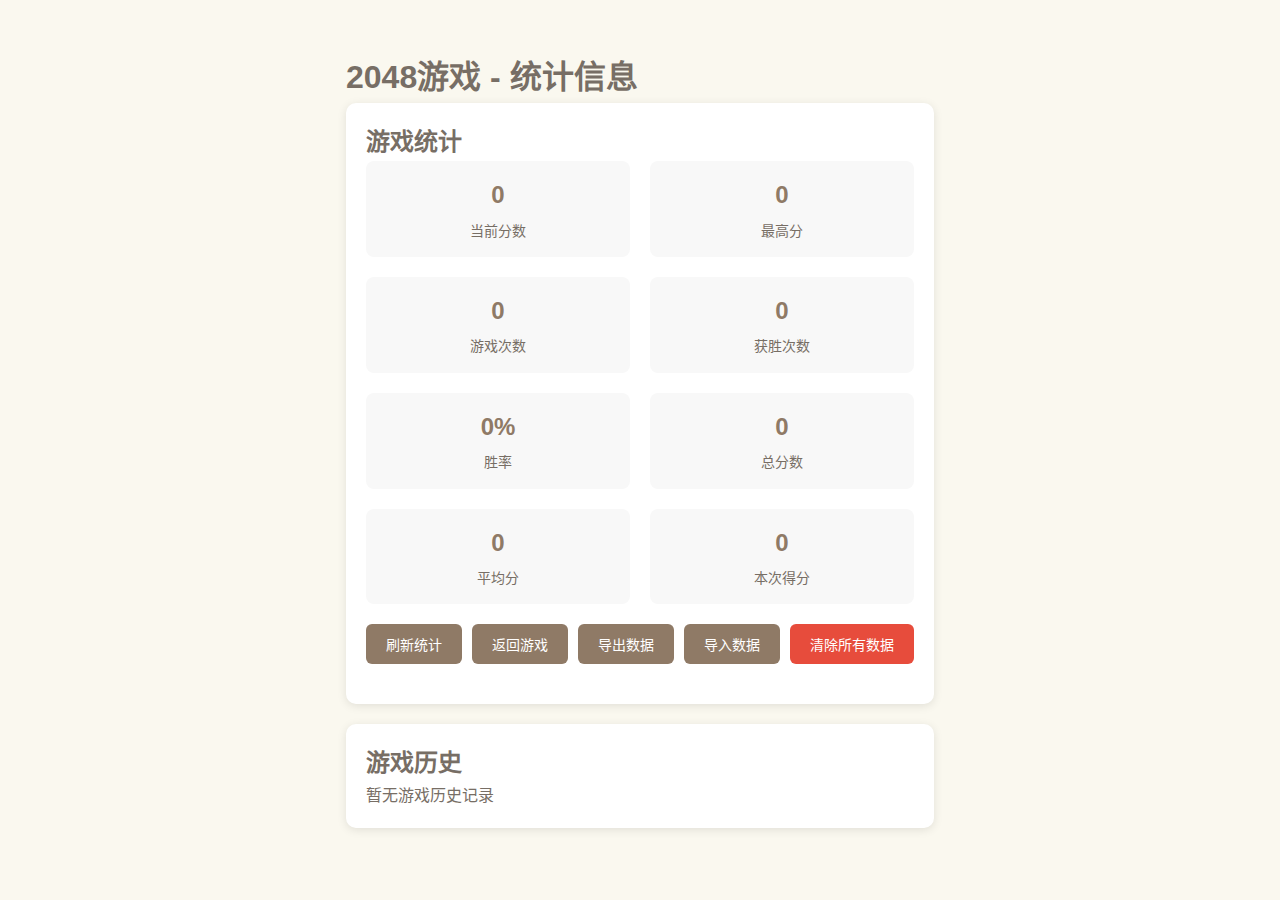
<file: stats.html>
<!DOCTYPE html>
<html lang="zh-CN">
<head>
    <meta charset="UTF-8">
    <meta name="viewport" content="width=device-width, initial-scale=1.0">
    <title>2048游戏 - 统计信息</title>
    <link rel="stylesheet" href="styles/main.css">
    <style>
        .stats-container {
            max-width: 800px;
            margin: 0 auto;
            padding: 20px;
        }
        
        .stats-section {
            background: white;
            padding: 20px;
            border-radius: 10px;
            box-shadow: 0 2px 10px rgba(0, 0, 0, 0.1);
            margin-bottom: 20px;
        }
        
        .stats-grid {
            display: grid;
            grid-template-columns: repeat(auto-fit, minmax(200px, 1fr));
            gap: 20px;
            margin-bottom: 20px;
        }
        
        .stat-card {
            background: #f8f8f8;
            padding: 15px;
            border-radius: 8px;
            text-align: center;
        }
        
        .stat-value {
            font-size: 24px;
            font-weight: bold;
            color: #8f7a66;
            margin-bottom: 5px;
        }
        
        .stat-label {
            font-size: 14px;
            color: #776e65;
        }
        
        .history-table {
            width: 100%;
            border-collapse: collapse;
            margin-top: 15px;
        }
        
        .history-table th,
        .history-table td {
            padding: 10px;
            text-align: left;
            border-bottom: 1px solid #ddd;
        }
        
        .history-table th {
            background: #f8f8f8;
            font-weight: bold;
        }
        
        .won {
            color: #27ae60;
            font-weight: bold;
        }
        
        .lost {
            color: #e74c3c;
        }
        
        .controls {
            display: flex;
            gap: 10px;
            margin-bottom: 20px;
            flex-wrap: wrap;
        }
        
        .control-button {
            background: #8f7a66;
            color: white;
            border: none;
            padding: 10px 20px;
            border-radius: 6px;
            font-size: 14px;
            cursor: pointer;
            transition: background-color 0.2s;
        }
        
        .control-button:hover {
            background: #9f8a76;
        }
        
        .control-button.danger {
            background: #e74c3c;
        }
        
        .control-button.danger:hover {
            background: #c0392b;
        }
        
        .export-area {
            margin-top: 20px;
        }
        
        .export-textarea {
            width: 100%;
            height: 200px;
            padding: 10px;
            border: 1px solid #ddd;
            border-radius: 6px;
            font-family: 'Courier New', monospace;
            font-size: 12px;
        }
    </style>
</head>
<body>
    <div class="stats-container">
        <h1>2048游戏 - 统计信息</h1>
        
        <div class="stats-section">
            <h2>游戏统计</h2>
            <div class="stats-grid" id="stats-grid">
                <!-- 统计卡片将在这里动态生成 -->
            </div>
            
            <div class="controls">
                <button class="control-button" onclick="refreshStats()">刷新统计</button>
                <button class="control-button" onclick="goToGame()">返回游戏</button>
                <button class="control-button" onclick="exportData()">导出数据</button>
                <button class="control-button" onclick="showImportDialog()">导入数据</button>
                <button class="control-button danger" onclick="clearAllData()">清除所有数据</button>
            </div>
        </div>
        
        <div class="stats-section">
            <h2>游戏历史</h2>
            <div id="history-container">
                <!-- 历史记录表格将在这里显示 -->
            </div>
        </div>
        
        <div class="stats-section" id="export-section" style="display: none;">
            <h2>数据导出/导入</h2>
            <div class="export-area">
                <h3>导出数据</h3>
                <textarea id="export-textarea" class="export-textarea" readonly placeholder="导出的数据将显示在这里..."></textarea>
                <br><br>
                <h3>导入数据</h3>
                <textarea id="import-textarea" class="export-textarea" placeholder="将要导入的数据粘贴到这里..."></textarea>
                <br><br>
                <button class="control-button" onclick="importData()">导入数据</button>
                <button class="control-button" onclick="hideExportSection()">关闭</button>
            </div>
        </div>
    </div>

    <!-- 引入JavaScript文件 -->
    <script src="js/GameState.js"></script>
    <script src="js/MoveProcessor.js"></script>
    <script src="js/GameEngine.js"></script>
    <script src="js/GameRenderer.js"></script>
    <script src="js/EventHandler.js"></script>
    <script src="js/ScoreManager.js"></script>
    
    <script>
        let scoreManager = null;
        
        // 页面加载完成后初始化
        document.addEventListener('DOMContentLoaded', function() {
            initStatsPage();
        });
        
        // 初始化统计页面
        function initStatsPage() {
            try {
                // 创建分数管理器实例
                scoreManager = new ScoreManager();
                
                // 显示统计信息
                refreshStats();
                
                console.log('统计页面初始化完成');
            } catch (error) {
                console.error('统计页面初始化失败:', error);
                alert('统计页面初始化失败，请刷新页面重试。');
            }
        }
        
        // 刷新统计信息
        function refreshStats() {
            if (!scoreManager) {
                console.error('分数管理器未初始化');
                return;
            }
            
            try {
                // 获取统计信息
                const stats = scoreManager.getStatistics();
                
                // 显示统计卡片
                displayStatsCards(stats);
                
                // 显示游戏历史
                displayGameHistory();
                
                console.log('统计信息已刷新');
            } catch (error) {
                console.error('刷新统计信息失败:', error);
            }
        }
        
        // 显示统计卡片
        function displayStatsCards(stats) {
            const statsGrid = document.getElementById('stats-grid');
            if (!statsGrid) return;
            
            const cards = [
                { label: '当前分数', value: stats.currentScore },
                { label: '最高分', value: stats.bestScore },
                { label: '游戏次数', value: stats.gamesPlayed },
                { label: '获胜次数', value: stats.gamesWon },
                { label: '胜率', value: stats.winRate + '%' },
                { label: '总分数', value: stats.totalScore },
                { label: '平均分', value: stats.averageScore },
                { label: '本次得分', value: stats.sessionScore }
            ];
            
            statsGrid.innerHTML = cards.map(card => `
                <div class="stat-card">
                    <div class="stat-value">${card.value}</div>
                    <div class="stat-label">${card.label}</div>
                </div>
            `).join('');
        }
        
        // 显示游戏历史
        function displayGameHistory() {
            const historyContainer = document.getElementById('history-container');
            if (!historyContainer) return;
            
            const history = scoreManager.getGameHistory(20); // 显示最近20局
            
            if (history.length === 0) {
                historyContainer.innerHTML = '<p>暂无游戏历史记录</p>';
                return;
            }
            
            const tableHTML = `
                <table class="history-table">
                    <thead>
                        <tr>
                            <th>日期</th>
                            <th>分数</th>
                            <th>最大方块</th>
                            <th>结果</th>
                            <th>用时</th>
                        </tr>
                    </thead>
                    <tbody>
                        ${history.map(record => `
                            <tr>
                                <td>${formatDate(record.date)}</td>
                                <td>${record.score}</td>
                                <td>${record.maxTile}</td>
                                <td class="${record.won ? 'won' : 'lost'}">
                                    ${record.won ? '获胜' : '失败'}
                                </td>
                                <td>${formatDuration(record.duration)}</td>
                            </tr>
                        `).join('')}
                    </tbody>
                </table>
            `;
            
            historyContainer.innerHTML = tableHTML;
        }
        
        // 格式化日期
        function formatDate(dateString) {
            const date = new Date(dateString);
            return date.toLocaleString('zh-CN', {
                month: '2-digit',
                day: '2-digit',
                hour: '2-digit',
                minute: '2-digit'
            });
        }
        
        // 格式化持续时间
        function formatDuration(milliseconds) {
            if (!milliseconds || milliseconds < 0) return '-';
            
            const seconds = Math.floor(milliseconds / 1000);
            const minutes = Math.floor(seconds / 60);
            const remainingSeconds = seconds % 60;
            
            if (minutes > 0) {
                return `${minutes}分${remainingSeconds}秒`;
            } else {
                return `${remainingSeconds}秒`;
            }
        }
        
        // 返回游戏
        function goToGame() {
            window.location.href = 'index.html';
        }
        
        // 导出数据
        function exportData() {
            if (!scoreManager) return;
            
            try {
                const exportedData = scoreManager.exportData();
                const exportTextarea = document.getElementById('export-textarea');
                
                if (exportedData && exportTextarea) {
                    exportTextarea.value = exportedData;
                    showExportSection();
                }
            } catch (error) {
                console.error('导出数据失败:', error);
                alert('导出数据失败: ' + error.message);
            }
        }
        
        // 显示导入对话框
        function showImportDialog() {
            showExportSection();
            document.getElementById('import-textarea').focus();
        }
        
        // 显示导出区域
        function showExportSection() {
            const exportSection = document.getElementById('export-section');
            if (exportSection) {
                exportSection.style.display = 'block';
                exportSection.scrollIntoView({ behavior: 'smooth' });
            }
        }
        
        // 隐藏导出区域
        function hideExportSection() {
            const exportSection = document.getElementById('export-section');
            if (exportSection) {
                exportSection.style.display = 'none';
            }
        }
        
        // 导入数据
        function importData() {
            if (!scoreManager) return;
            
            try {
                const importTextarea = document.getElementById('import-textarea');
                const importData = importTextarea.value.trim();
                
                if (!importData) {
                    alert('请输入要导入的数据');
                    return;
                }
                
                const success = scoreManager.importData(importData);
                
                if (success) {
                    alert('数据导入成功！');
                    refreshStats();
                    hideExportSection();
                    importTextarea.value = '';
                } else {
                    alert('数据导入失败，请检查数据格式');
                }
            } catch (error) {
                console.error('导入数据失败:', error);
                alert('导入数据失败: ' + error.message);
            }
        }
        
        // 清除所有数据
        function clearAllData() {
            if (!scoreManager) return;
            
            const confirmed = confirm('确定要清除所有统计数据吗？此操作不可恢复！');
            
            if (confirmed) {
                try {
                    scoreManager.clearStorage();
                    alert('所有数据已清除');
                    refreshStats();
                } catch (error) {
                    console.error('清除数据失败:', error);
                    alert('清除数据失败: ' + error.message);
                }
            }
        }
    </script>
</body>
</html>
</file>
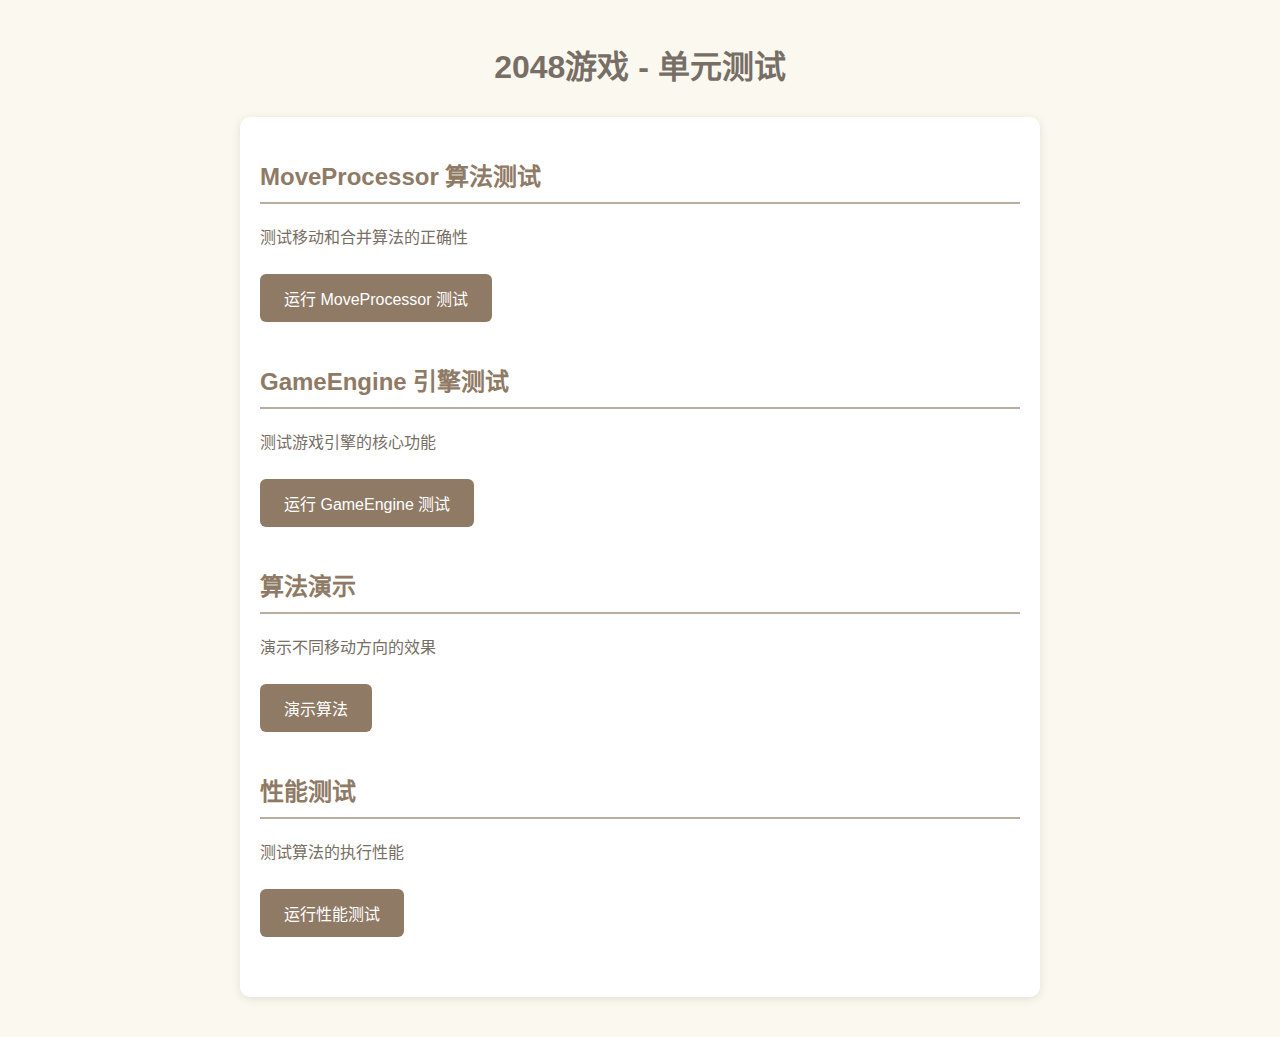
<file: test.html>
<!DOCTYPE html>
<html lang="zh-CN">
<head>
    <meta charset="UTF-8">
    <meta name="viewport" content="width=device-width, initial-scale=1.0">
    <title>2048游戏 - 单元测试</title>
    <style>
        body {
            font-family: 'Arial', 'Microsoft YaHei', sans-serif;
            background: #faf8ef;
            color: #776e65;
            padding: 20px;
            max-width: 800px;
            margin: 0 auto;
        }
        
        .test-container {
            background: white;
            padding: 20px;
            border-radius: 10px;
            box-shadow: 0 2px 10px rgba(0, 0, 0, 0.1);
            margin-bottom: 20px;
        }
        
        h1 {
            color: #776e65;
            text-align: center;
            margin-bottom: 30px;
        }
        
        .test-section {
            margin-bottom: 30px;
        }
        
        .test-section h2 {
            color: #8f7a66;
            border-bottom: 2px solid #bbada0;
            padding-bottom: 10px;
        }
        
        .test-button {
            background: #8f7a66;
            color: white;
            border: none;
            padding: 12px 24px;
            border-radius: 6px;
            font-size: 16px;
            cursor: pointer;
            margin: 10px 10px 10px 0;
            transition: background-color 0.2s;
        }
        
        .test-button:hover {
            background: #9f8a76;
        }
        
        .test-output {
            background: #f8f8f8;
            border: 1px solid #ddd;
            border-radius: 6px;
            padding: 15px;
            font-family: 'Courier New', monospace;
            font-size: 14px;
            white-space: pre-wrap;
            max-height: 400px;
            overflow-y: auto;
            margin-top: 15px;
        }
        
        .demo-grid {
            display: grid;
            grid-template-columns: repeat(4, 1fr);
            gap: 5px;
            max-width: 200px;
            margin: 10px 0;
        }
        
        .demo-cell {
            background: #bbada0;
            color: white;
            padding: 10px;
            text-align: center;
            border-radius: 3px;
            font-weight: bold;
        }
        
        .demo-cell.empty {
            background: rgba(238, 228, 218, 0.35);
            color: transparent;
        }
    </style>
</head>
<body>
    <h1>2048游戏 - 单元测试</h1>
    
    <div class="test-container">
        <div class="test-section">
            <h2>MoveProcessor 算法测试</h2>
            <p>测试移动和合并算法的正确性</p>
            <button class="test-button" onclick="runMoveProcessorTests()">运行 MoveProcessor 测试</button>
            <div id="moveprocessor-output" class="test-output" style="display: none;"></div>
        </div>

        <div class="test-section">
            <h2>GameEngine 引擎测试</h2>
            <p>测试游戏引擎的核心功能</p>
            <button class="test-button" onclick="runGameEngineTests()">运行 GameEngine 测试</button>
            <div id="gameengine-output" class="test-output" style="display: none;"></div>
        </div>
        
        <div class="test-section">
            <h2>算法演示</h2>
            <p>演示不同移动方向的效果</p>
            <button class="test-button" onclick="demonstrateAlgorithm()">演示算法</button>
            <div id="demo-output" class="test-output" style="display: none;"></div>
        </div>
        
        <div class="test-section">
            <h2>性能测试</h2>
            <p>测试算法的执行性能</p>
            <button class="test-button" onclick="runPerformanceTests()">运行性能测试</button>
            <div id="performance-output" class="test-output" style="display: none;"></div>
        </div>
    </div>

    <!-- 引入JavaScript文件 -->
    <script src="js/GameState.js"></script>
    <script src="js/MoveProcessor.js"></script>
    <script src="js/GameEngine.js"></script>
    <script src="tests/MoveProcessor.test.js"></script>
    <script src="tests/GameEngine.test.js"></script>
    
    <script>
        // 重定向console.log到指定元素
        function redirectConsole(elementId) {
            const element = document.getElementById(elementId);
            element.style.display = 'block';
            element.textContent = '';
            
            const originalLog = console.log;
            const originalError = console.error;
            
            console.log = function(...args) {
                element.textContent += args.join(' ') + '\n';
                originalLog.apply(console, args);
            };
            
            console.error = function(...args) {
                element.textContent += 'ERROR: ' + args.join(' ') + '\n';
                originalError.apply(console, args);
            };
            
            return function restore() {
                console.log = originalLog;
                console.error = originalError;
            };
        }
        
        // 运行MoveProcessor测试
        function runMoveProcessorTests() {
            const restore = redirectConsole('moveprocessor-output');
            
            try {
                // 重新创建测试实例并运行
                const testFramework = new TestFramework();
                
                // 重新定义所有测试（简化版）
                testFramework.test('processLine - 基本滑动', () => {
                    const result = MoveProcessor.processLine([2, 0, 2, 0]);
                    testFramework.assertEqual(result.line, [4, 0, 0, 0]);
                    testFramework.assertEqual(result.score, 4);
                });
                
                testFramework.test('moveLeft - 基本移动', () => {
                    const grid = [
                        [2, 0, 2, 0],
                        [0, 4, 0, 4],
                        [8, 0, 0, 8],
                        [0, 0, 0, 0]
                    ];
                    
                    const result = MoveProcessor.moveLeft(grid);
                    
                    const expectedGrid = [
                        [4, 0, 0, 0],
                        [8, 0, 0, 0],
                        [16, 0, 0, 0],
                        [0, 0, 0, 0]
                    ];
                    
                    testFramework.assertEqual(result.grid, expectedGrid);
                    testFramework.assertTrue(result.moved);
                });
                
                testFramework.test('canMove - 检查移动能力', () => {
                    const grid = [
                        [2, 0, 2, 0],
                        [0, 4, 0, 4],
                        [8, 0, 0, 8],
                        [0, 0, 0, 0]
                    ];
                    
                    testFramework.assertTrue(MoveProcessor.canMove(grid, 'left'));
                    testFramework.assertTrue(MoveProcessor.canMoveAnyDirection(grid));
                });
                
                testFramework.run();
            } catch (error) {
                console.error('测试执行出错:', error);
            } finally {
                restore();
            }
        }

        // 运行GameEngine测试
        function runGameEngineTests() {
            const restore = redirectConsole('gameengine-output');

            try {
                // 重新创建测试实例并运行
                const testFramework = new TestFramework();

                // 重新定义关键测试（简化版）
                testFramework.test('GameEngine构造函数 - 正常初始化', () => {
                    const gameState = new GameState();
                    const gameEngine = new GameEngine(gameState);

                    testFramework.assertNotNull(gameEngine);
                    testFramework.assertEqual(gameEngine.getVersion(), '1.0.0');
                });

                testFramework.test('initGame - 正常初始化', () => {
                    const gameState = new GameState();
                    const gameEngine = new GameEngine(gameState);

                    gameEngine.initGame();

                    testFramework.assertTrue(gameState.isGameStarted());
                    testFramework.assertFalse(gameState.isGameOver());
                    testFramework.assertFalse(gameState.hasWon());
                    testFramework.assertEqual(gameState.getScore(), 0);

                    // 应该有2个初始方块
                    const emptyTiles = gameState.getEmptyTiles();
                    testFramework.assertEqual(emptyTiles.length, 14); // 16 - 2 = 14
                });

                testFramework.test('move - 有效移动', () => {
                    const gameState = new GameState();
                    const gameEngine = new GameEngine(gameState);

                    // 设置测试网格
                    const testGrid = [
                        [2, 0, 2, 0],
                        [0, 0, 0, 0],
                        [0, 0, 0, 0],
                        [0, 0, 0, 0]
                    ];
                    gameState.setGrid(testGrid);
                    gameState.setGameStarted(true);

                    const result = gameEngine.move('left');

                    testFramework.assertTrue(result);
                    testFramework.assertTrue(gameState.wasLastMoveValid());
                });

                testFramework.test('checkGameStatus - 游戏获胜', () => {
                    const gameState = new GameState();
                    const gameEngine = new GameEngine(gameState);

                    const testGrid = [
                        [2048, 0, 0, 0],
                        [0, 0, 0, 0],
                        [0, 0, 0, 0],
                        [0, 0, 0, 0]
                    ];
                    gameState.setGrid(testGrid);

                    const status = gameEngine.checkGameStatus();

                    testFramework.assertEqual(status, 'won');
                    testFramework.assertTrue(gameState.hasWon());
                });

                testFramework.test('getGameStats - 获取统计信息', () => {
                    const gameState = new GameState();
                    const gameEngine = new GameEngine(gameState);

                    gameState.setScore(100);
                    gameState.setBestScore(200);

                    const testGrid = [
                        [2, 4, 0, 0],
                        [0, 0, 0, 0],
                        [0, 0, 0, 0],
                        [0, 0, 0, 0]
                    ];
                    gameState.setGrid(testGrid);

                    const stats = gameEngine.getGameStats();

                    testFramework.assertNotNull(stats);
                    testFramework.assertEqual(stats.score, 100);
                    testFramework.assertEqual(stats.bestScore, 200);
                    testFramework.assertEqual(stats.maxTile, 4);
                });

                testFramework.run();
            } catch (error) {
                console.error('测试执行出错:', error);
            } finally {
                restore();
            }
        }

        // 演示算法
        function demonstrateAlgorithm() {
            const restore = redirectConsole('demo-output');
            
            try {
                console.log('🎮 算法演示开始...\n');
                
                const testGrid = [
                    [2, 0, 2, 4],
                    [0, 4, 0, 4],
                    [8, 0, 8, 0],
                    [0, 2, 0, 2]
                ];
                
                console.log('初始网格:');
                MoveProcessor.printGrid(testGrid, '原始状态');
                
                // 演示四个方向的移动
                const directions = ['left', 'right', 'up', 'down'];
                
                for (const direction of directions) {
                    let result;
                    switch (direction) {
                        case 'left':
                            result = MoveProcessor.moveLeft(testGrid);
                            break;
                        case 'right':
                            result = MoveProcessor.moveRight(testGrid);
                            break;
                        case 'up':
                            result = MoveProcessor.moveUp(testGrid);
                            break;
                        case 'down':
                            result = MoveProcessor.moveDown(testGrid);
                            break;
                    }
                    
                    console.log(`向${direction}移动:`);
                    console.log(`分数: ${result.score}, 是否移动: ${result.moved}`);
                    MoveProcessor.printGrid(result.grid, `${direction}移动后`);
                }
                
                console.log('🎉 算法演示完成！');
            } catch (error) {
                console.error('演示执行出错:', error);
            } finally {
                restore();
            }
        }
        
        // 性能测试
        function runPerformanceTests() {
            const restore = redirectConsole('performance-output');
            
            try {
                console.log('⚡ 性能测试开始...\n');
                
                // 创建随机网格
                function createRandomGrid() {
                    const grid = [];
                    const values = [0, 0, 0, 0, 2, 2, 4, 8, 16, 32];
                    
                    for (let row = 0; row < 4; row++) {
                        grid[row] = [];
                        for (let col = 0; col < 4; col++) {
                            grid[row][col] = values[Math.floor(Math.random() * values.length)];
                        }
                    }
                    return grid;
                }
                
                const iterations = 10000;
                const testGrid = createRandomGrid();
                
                console.log(`测试网格 (${iterations} 次迭代):`);
                MoveProcessor.printGrid(testGrid);
                
                // 测试各个方向的性能
                const directions = ['left', 'right', 'up', 'down'];
                
                for (const direction of directions) {
                    const startTime = performance.now();
                    
                    for (let i = 0; i < iterations; i++) {
                        switch (direction) {
                            case 'left':
                                MoveProcessor.moveLeft(testGrid);
                                break;
                            case 'right':
                                MoveProcessor.moveRight(testGrid);
                                break;
                            case 'up':
                                MoveProcessor.moveUp(testGrid);
                                break;
                            case 'down':
                                MoveProcessor.moveDown(testGrid);
                                break;
                        }
                    }
                    
                    const endTime = performance.now();
                    const duration = endTime - startTime;
                    const avgTime = duration / iterations;
                    
                    console.log(`${direction}移动: ${duration.toFixed(2)}ms 总计, ${avgTime.toFixed(4)}ms 平均`);
                }
                
                console.log('\n🚀 性能测试完成！');
            } catch (error) {
                console.error('性能测试出错:', error);
            } finally {
                restore();
            }
        }
    </script>
</body>
</html>
</file>
<file: styles/main.css>
/* 2048游戏主样式文件 */

/* 全局重置和基础样式 */
* {
    margin: 0;
    padding: 0;
    box-sizing: border-box;
}

body {
    font-family: 'Arial', 'Microsoft YaHei', sans-serif;
    background: #faf8ef;
    color: #776e65;
    font-size: 16px;
    line-height: 1.6;
    min-height: 100vh;
    display: flex;
    justify-content: center;
    align-items: center;
    padding: 20px;
}

/* 游戏主容器 */
.game-container {
    max-width: 500px;
    width: 100%;
    margin: 0 auto;
    text-align: center;
}

/* 游戏标题和分数区域 */
.game-header {
    display: flex;
    justify-content: space-between;
    align-items: center;
    margin-bottom: 20px;
    flex-wrap: wrap;
}

.game-title {
    font-size: 48px;
    font-weight: bold;
    color: #776e65;
    margin: 0;
}

.score-container {
    display: flex;
    gap: 10px;
}

.score-box {
    background: #bbada0;
    padding: 10px 15px;
    border-radius: 6px;
    color: white;
    min-width: 80px;
}

.score-label {
    font-size: 12px;
    text-transform: uppercase;
    margin-bottom: 5px;
}

.score-value {
    font-size: 20px;
    font-weight: bold;
    transition: all 0.2s ease-in-out;
}

/* 分数增加动画 */
.score-value.score-increase {
    animation: scoreIncrease 0.3s ease-out;
}

@keyframes scoreIncrease {
    0% {
        transform: scale(1);
    }
    50% {
        transform: scale(1.1);
        color: #27ae60;
    }
    100% {
        transform: scale(1);
    }
}

/* 游戏说明和控制按钮 */
.game-intro {
    margin-bottom: 20px;
}

.game-description {
    margin-bottom: 15px;
    font-size: 16px;
}

.restart-button {
    background: #8f7a66;
    color: white;
    border: none;
    padding: 10px 20px;
    border-radius: 6px;
    font-size: 16px;
    cursor: pointer;
    transition: all 0.2s ease-in-out;
    box-shadow: 0 2px 4px rgba(0, 0, 0, 0.1);
}

.restart-button:hover {
    background: #9f8a76;
    transform: translateY(-1px);
    box-shadow: 0 4px 8px rgba(0, 0, 0, 0.15);
}

.restart-button:active {
    transform: translateY(0);
    box-shadow: 0 2px 4px rgba(0, 0, 0, 0.1);
}

/* 游戏网格容器 */
.grid-container {
    position: relative;
    background: #bbada0;
    border-radius: 10px;
    padding: 10px;
    margin: 20px 0;
    width: 100%;
    height: 400px;
    max-width: 400px;
    margin-left: auto;
    margin-right: auto;
}

/* 背景网格 */
.grid-background {
    display: grid;
    grid-template-columns: repeat(4, 1fr);
    grid-template-rows: repeat(4, 1fr);
    gap: 10px;
    width: 100%;
    height: 100%;
}

.grid-cell {
    background: rgba(238, 228, 218, 0.35);
    border-radius: 6px;
}

/* 方块容器 */
.tile-container {
    position: absolute;
    top: 10px;
    left: 10px;
    right: 10px;
    bottom: 10px;
    display: grid;
    grid-template-columns: repeat(4, 1fr);
    grid-template-rows: repeat(4, 1fr);
    gap: 10px;
}

/* 方块样式 */
.tile {
    position: absolute;
    border-radius: 6px;
    font-weight: bold;
    display: flex;
    justify-content: center;
    align-items: center;
    font-size: 32px;
    transition: all 0.15s ease-in-out;
    width: calc((100% - 30px) / 4);
    height: calc((100% - 30px) / 4);
    box-shadow: 0 2px 4px rgba(0, 0, 0, 0.1);
    z-index: 10;
}

/* 新方块出现动画 */
.tile.tile-new {
    animation: tileAppear 0.2s ease-in-out;
}

@keyframes tileAppear {
    0% {
        transform: scale(0);
        opacity: 0;
    }
    100% {
        transform: scale(1);
        opacity: 1;
    }
}

/* 方块合并动画 */
.tile.tile-merged {
    animation: tileMerge 0.3s ease-in-out;
}

@keyframes tileMerge {
    0% {
        transform: scale(1);
    }
    50% {
        transform: scale(1.1);
    }
    100% {
        transform: scale(1);
    }
}

/* 方块移动动画 */
.tile.tile-moving {
    transition: all 0.15s ease-in-out;
    z-index: 20;
}

/* 不同数值的方块颜色 */
.tile-2 { background: #eee4da; color: #776e65; }
.tile-4 { background: #ede0c8; color: #776e65; }
.tile-8 { background: #f2b179; color: #f9f6f2; }
.tile-16 { background: #f59563; color: #f9f6f2; }
.tile-32 { background: #f67c5f; color: #f9f6f2; }
.tile-64 { background: #f65e3b; color: #f9f6f2; }
.tile-128 { background: #edcf72; color: #f9f6f2; font-size: 28px; }
.tile-256 { background: #edcc61; color: #f9f6f2; font-size: 28px; }
.tile-512 { background: #edc850; color: #f9f6f2; font-size: 28px; }
.tile-1024 { background: #edc53f; color: #f9f6f2; font-size: 24px; }
.tile-2048 { background: #edc22e; color: #f9f6f2; font-size: 24px; }

/* 超级方块样式 */
.tile-super { background: #3c3a32; color: #f9f6f2; font-size: 20px; }

/* 游戏状态消息 */
.game-message {
    position: fixed;
    top: 0;
    left: 0;
    width: 100%;
    height: 100%;
    background: rgba(255, 255, 255, 0.9);
    display: none;
    justify-content: center;
    align-items: center;
    z-index: 1000;
    opacity: 0;
    transition: opacity 0.3s ease-in-out;
}

.game-message.show {
    display: flex;
    opacity: 1;
    animation: messageSlideIn 0.3s ease-out;
}

@keyframes messageSlideIn {
    0% {
        transform: translateY(-50px);
        opacity: 0;
    }
    100% {
        transform: translateY(0);
        opacity: 1;
    }
}

.message-content {
    background: white;
    padding: 40px;
    border-radius: 10px;
    box-shadow: 0 4px 20px rgba(0, 0, 0, 0.2);
    text-align: center;
    transform: scale(0.9);
    transition: transform 0.3s ease-out;
}

.game-message.show .message-content {
    transform: scale(1);
}

.message-text {
    font-size: 24px;
    font-weight: bold;
    margin-bottom: 20px;
    color: #776e65;
}

.try-again-button {
    background: #8f7a66;
    color: white;
    border: none;
    padding: 12px 24px;
    border-radius: 6px;
    font-size: 16px;
    cursor: pointer;
    transition: all 0.2s ease-in-out;
    box-shadow: 0 2px 4px rgba(0, 0, 0, 0.1);
}

.try-again-button:hover {
    background: #9f8a76;
    transform: translateY(-1px);
    box-shadow: 0 4px 8px rgba(0, 0, 0, 0.15);
}

.try-again-button:active {
    transform: translateY(0);
    box-shadow: 0 2px 4px rgba(0, 0, 0, 0.1);
}

/* 操作说明 */
.game-instructions {
    margin-top: 20px;
    font-size: 14px;
    color: #776e65;
}

.game-instructions p {
    margin-bottom: 5px;
}

/* 响应式设计 */

/* 大屏幕设备 (桌面) */
@media (min-width: 1200px) {
    .game-container {
        max-width: 600px;
    }

    .grid-container {
        height: 500px;
        max-width: 500px;
    }

    .tile {
        font-size: 36px;
    }

    .game-title {
        font-size: 56px;
    }
}

/* 中等屏幕设备 (平板) */
@media (max-width: 768px) and (min-width: 521px) {
    .game-container {
        max-width: 450px;
        padding: 15px;
    }

    .grid-container {
        height: 350px;
        max-width: 350px;
    }

    .tile {
        font-size: 28px;
    }

    .game-title {
        font-size: 42px;
    }

    .score-value {
        font-size: 18px;
    }
}

/* 小屏幕设备 (手机) */
@media (max-width: 520px) {
    body {
        padding: 10px;
        font-size: 14px;
    }

    .game-container {
        padding: 10px;
        max-width: 100%;
    }

    .game-title {
        font-size: 36px;
    }

    .grid-container {
        height: 280px;
        max-width: 280px;
        padding: 8px;
    }

    .tile {
        font-size: 22px;
        border-radius: 4px;
    }

    .tile-128, .tile-256, .tile-512 {
        font-size: 18px;
    }

    .tile-1024, .tile-2048 {
        font-size: 16px;
    }

    .tile-super {
        font-size: 14px;
    }

    .score-box {
        padding: 8px 12px;
        min-width: 70px;
    }

    .score-value {
        font-size: 16px;
    }

    .score-label {
        font-size: 11px;
    }

    .restart-button {
        padding: 8px 16px;
        font-size: 14px;
    }

    .game-instructions {
        font-size: 12px;
    }
}

/* 超小屏幕设备 */
@media (max-width: 400px) {
    .game-header {
        flex-direction: column;
        gap: 10px;
    }

    .score-container {
        justify-content: center;
        gap: 8px;
    }

    .grid-container {
        height: 250px;
        max-width: 250px;
        padding: 6px;
    }

    .tile {
        font-size: 20px;
        border-radius: 3px;
    }

    .tile-128, .tile-256, .tile-512 {
        font-size: 16px;
    }

    .tile-1024, .tile-2048 {
        font-size: 14px;
    }

    .tile-super {
        font-size: 12px;
    }

    .game-title {
        font-size: 32px;
    }

    .message-content {
        padding: 30px 20px;
        margin: 20px;
    }

    .message-text {
        font-size: 20px;
    }
}

/* 横屏模式优化 */
@media (max-height: 600px) and (orientation: landscape) {
    body {
        padding: 10px;
    }

    .game-container {
        max-width: 500px;
    }

    .grid-container {
        height: 300px;
        max-width: 300px;
    }

    .game-header {
        margin-bottom: 15px;
    }

    .game-intro {
        margin-bottom: 15px;
    }

    .game-instructions {
        margin-top: 15px;
    }
}

/* 高分辨率屏幕优化 */
@media (-webkit-min-device-pixel-ratio: 2), (min-resolution: 192dpi) {
    .tile {
        box-shadow: 0 3px 6px rgba(0, 0, 0, 0.15);
    }

    .grid-container {
        box-shadow: 0 4px 12px rgba(0, 0, 0, 0.15);
    }

    .restart-button, .try-again-button {
        box-shadow: 0 3px 6px rgba(0, 0, 0, 0.15);
    }
}

/* 触摸设备优化 */
@media (hover: none) and (pointer: coarse) {
    .restart-button, .try-again-button {
        padding: 12px 24px;
        font-size: 16px;
        min-height: 44px; /* iOS推荐的最小触摸目标 */
    }

    .score-box {
        min-height: 44px;
        display: flex;
        flex-direction: column;
        justify-content: center;
    }

    /* 禁用悬停效果 */
    .restart-button:hover,
    .try-again-button:hover {
        transform: none;
        box-shadow: 0 2px 4px rgba(0, 0, 0, 0.1);
    }

    /* 增强点击反馈 */
    .restart-button:active,
    .try-again-button:active {
        transform: scale(0.95);
        transition: transform 0.1s ease-in-out;
    }
}

/* 方向指示器动画 */
@keyframes fadeOut {
    0% {
        opacity: 0.8;
        transform: translate(-50%, -50%) scale(1);
    }
    50% {
        opacity: 1;
        transform: translate(-50%, -50%) scale(1.2);
    }
    100% {
        opacity: 0;
        transform: translate(-50%, -50%) scale(0.8);
    }
}

/* 游戏容器悬停效果 */
.game-container:hover .grid-container {
    box-shadow: 0 4px 20px rgba(0, 0, 0, 0.1);
    transition: box-shadow 0.3s ease-in-out;
}

/* 网格背景动画 */
.grid-cell {
    transition: background-color 0.2s ease-in-out;
}

.grid-container:hover .grid-cell {
    background: rgba(238, 228, 218, 0.5);
}

/* 加载动画 */
.loading {
    animation: pulse 1.5s ease-in-out infinite;
}

@keyframes pulse {
    0% {
        opacity: 1;
    }
    50% {
        opacity: 0.5;
    }
    100% {
        opacity: 1;
    }
}

/* 成功状态动画 */
.success-flash {
    animation: successFlash 0.6s ease-in-out;
}

@keyframes successFlash {
    0% {
        background-color: transparent;
    }
    50% {
        background-color: rgba(39, 174, 96, 0.2);
    }
    100% {
        background-color: transparent;
    }
}

/* 错误状态动画 */
.error-shake {
    animation: errorShake 0.5s ease-in-out;
}

@keyframes errorShake {
    0%, 100% {
        transform: translateX(0);
    }
    25% {
        transform: translateX(-5px);
    }
    75% {
        transform: translateX(5px);
    }
}
</file>
